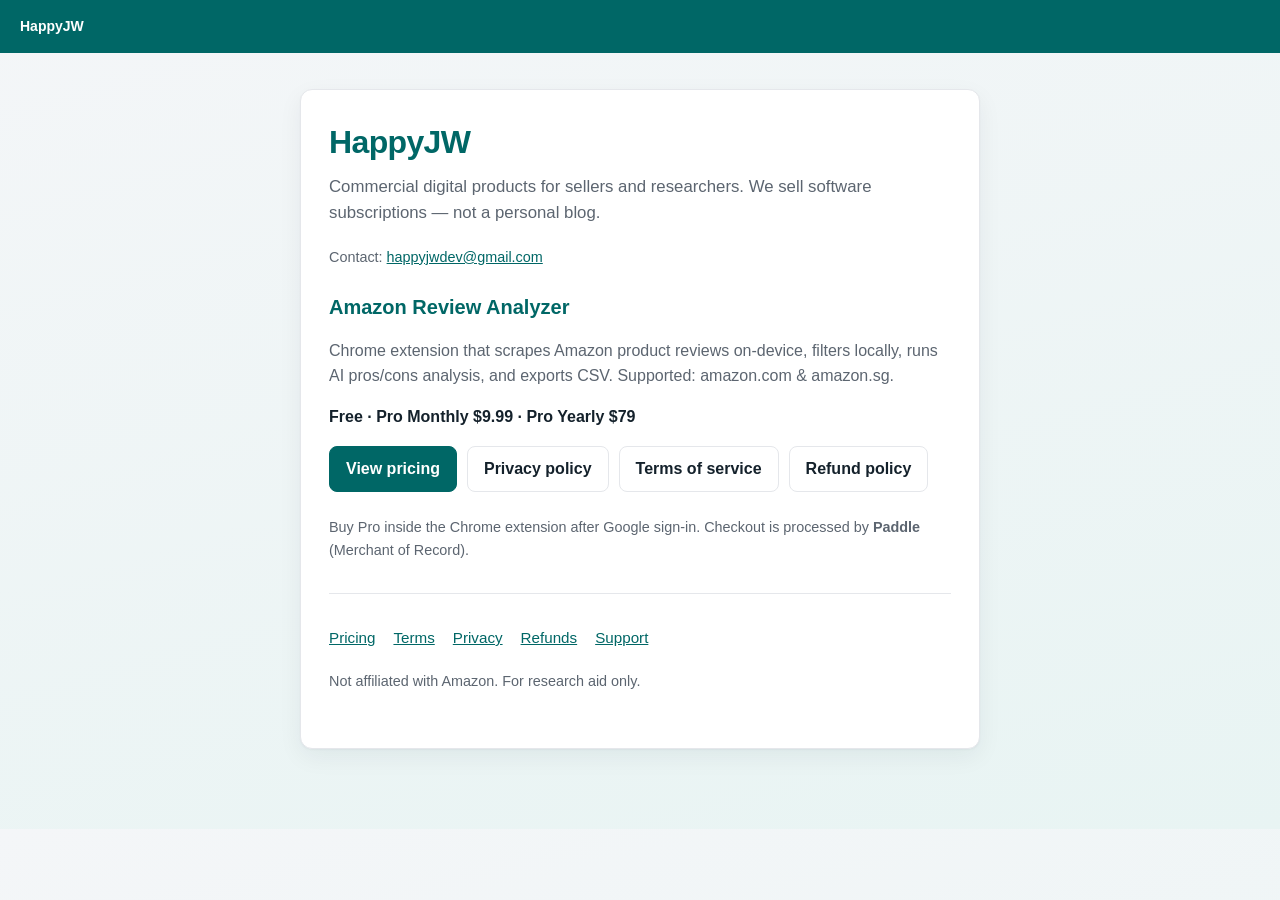
<file: index.html>
<!DOCTYPE html>
<html lang="en">
<head>
  <meta charset="utf-8" />
  <meta name="viewport" content="width=device-width, initial-scale=1" />
  <title>HappyJW — Software for sellers &amp; researchers</title>
  <meta name="description" content="HappyJW builds commercial Chrome extensions and digital tools. Flagship product: Amazon Review Analyzer." />
  <link rel="stylesheet" href="./shared/policy.css" />
  <style>
    .hero h1 { font-size: 2rem; margin-bottom: 0.4rem; }
    .hero p.lead { font-size: 1.05rem; color: var(--muted); margin: 0 0 1.25rem; }
    .cta-row { display: flex; flex-wrap: wrap; gap: 10px; margin: 1rem 0 1.5rem; }
    .btn {
      display: inline-block;
      padding: 10px 16px;
      border-radius: 8px;
      font-weight: 650;
      text-decoration: none;
      border: 1px solid var(--line);
      color: var(--ink);
      background: #fff;
    }
    .btn.primary {
      background: var(--accent);
      border-color: var(--accent);
      color: #fff;
    }
    .btn.primary:hover { filter: brightness(1.05); }
    .product-card h2 { margin: 0 0 0.35rem; font-size: 1.25rem; color: var(--accent); }
    .price-line { font-weight: 650; color: var(--ink); margin: 0.75rem 0; }
    .footer-links { display: flex; flex-wrap: wrap; gap: 12px 18px; margin-top: 1rem; font-size: 0.95rem; }
  </style>
</head>
<body>
  <header class="site-header">
    <a href="/">HappyJW</a>
  </header>
  <main>
    <div class="card hero">
      <h1>HappyJW</h1>
      <p class="lead">
        Commercial digital products for sellers and researchers.
        We sell software subscriptions — not a personal blog.
      </p>
      <p class="meta">Contact: <a href="mailto:happyjwdev@gmail.com">happyjwdev@gmail.com</a></p>

      <article class="product-card">
        <h2>Amazon Review Analyzer</h2>
        <p>
          Chrome extension that scrapes Amazon product reviews on-device, filters locally,
          runs AI pros/cons analysis, and exports CSV. Supported: amazon.com &amp; amazon.sg.
        </p>
        <p class="price-line">Free · Pro Monthly $9.99 · Pro Yearly $79</p>
        <div class="cta-row">
          <a class="btn primary" href="/amazon-review-analyzer/pricing.html">View pricing</a>
          <a class="btn" href="/amazon-review-analyzer/">Privacy policy</a>
          <a class="btn" href="/amazon-review-analyzer/terms.html">Terms of service</a>
          <a class="btn" href="/amazon-review-analyzer/refunds.html">Refund policy</a>
        </div>
        <p class="meta">
          Buy Pro inside the Chrome extension after Google sign-in.
          Checkout is processed by <strong>Paddle</strong> (Merchant of Record).
        </p>
      </article>

      <hr />
      <div class="footer-links">
        <a href="/amazon-review-analyzer/pricing.html">Pricing</a>
        <a href="/amazon-review-analyzer/terms.html">Terms</a>
        <a href="/amazon-review-analyzer/">Privacy</a>
        <a href="/amazon-review-analyzer/refunds.html">Refunds</a>
        <a href="mailto:happyjwdev@gmail.com">Support</a>
      </div>
      <p class="meta" style="margin-top: 1.25rem;">
        Not affiliated with Amazon. For research aid only.
      </p>
    </div>
  </main>
</body>
</html>
</file>
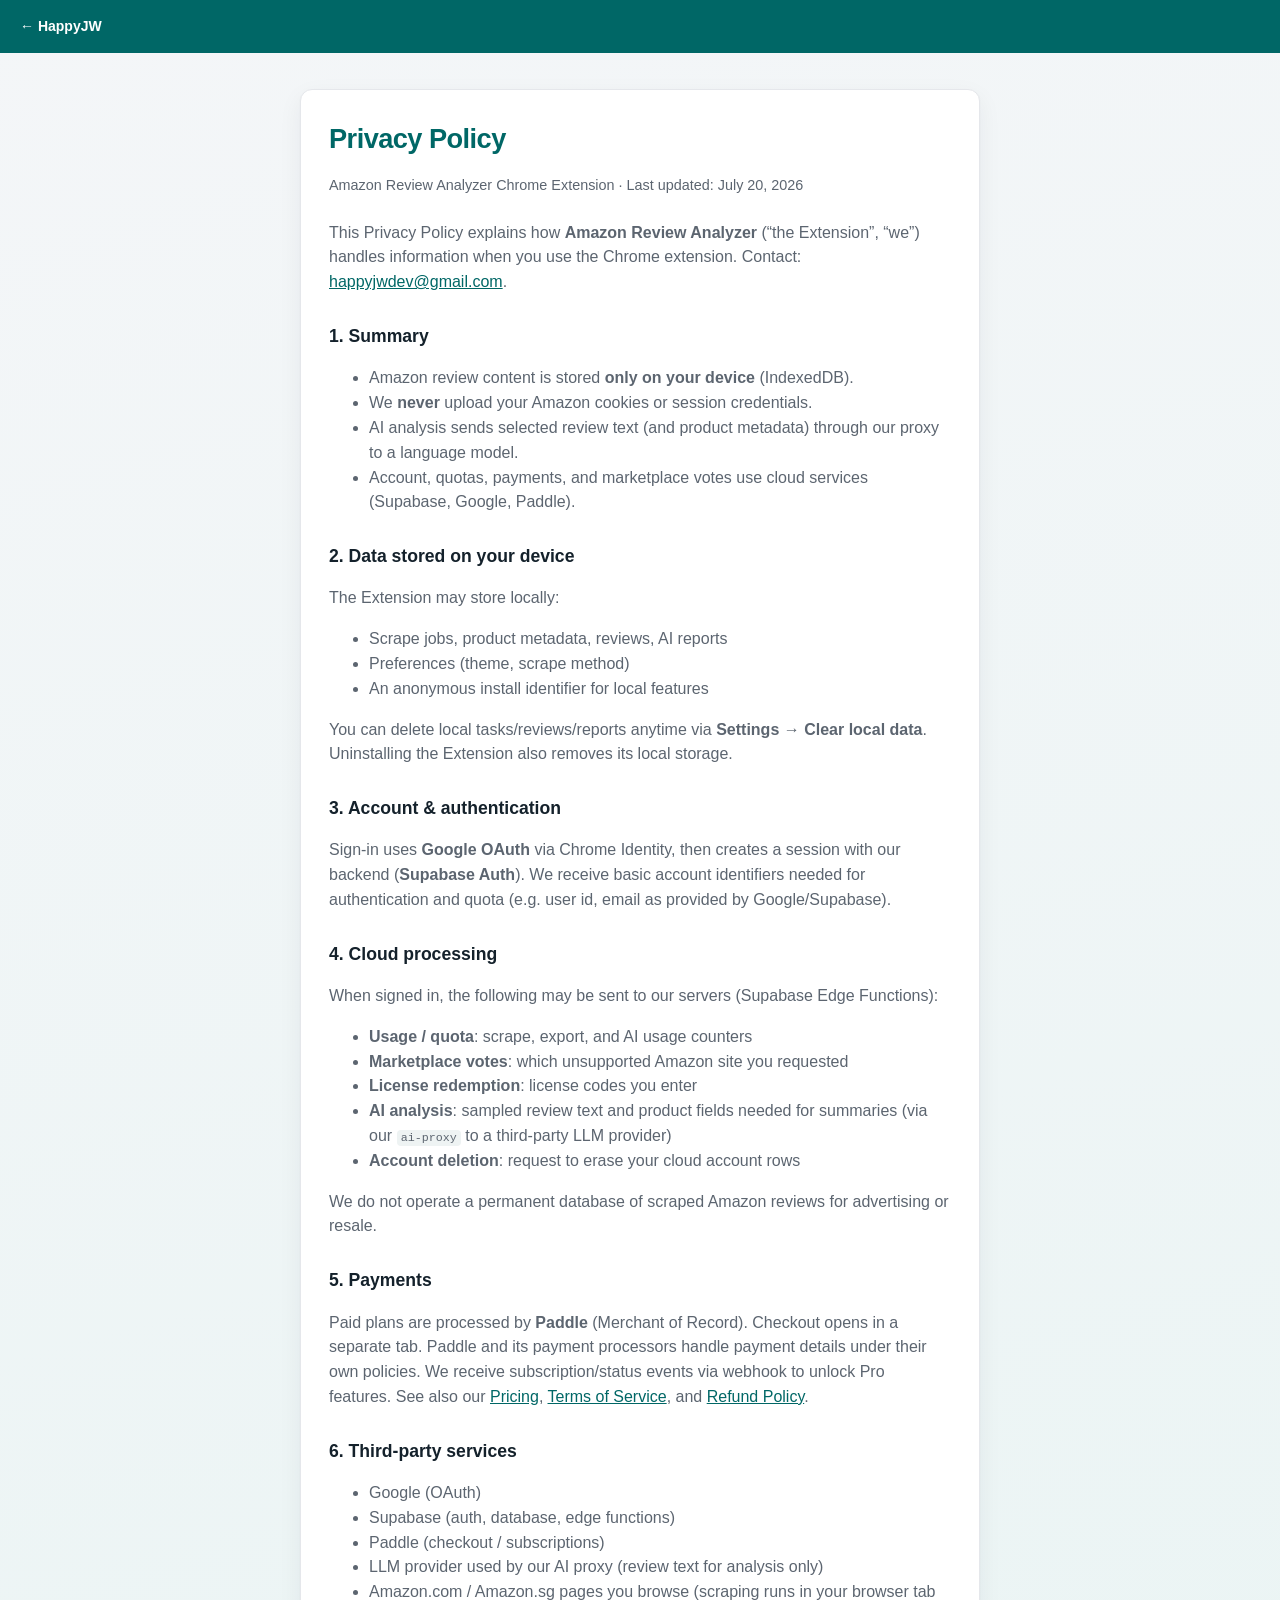
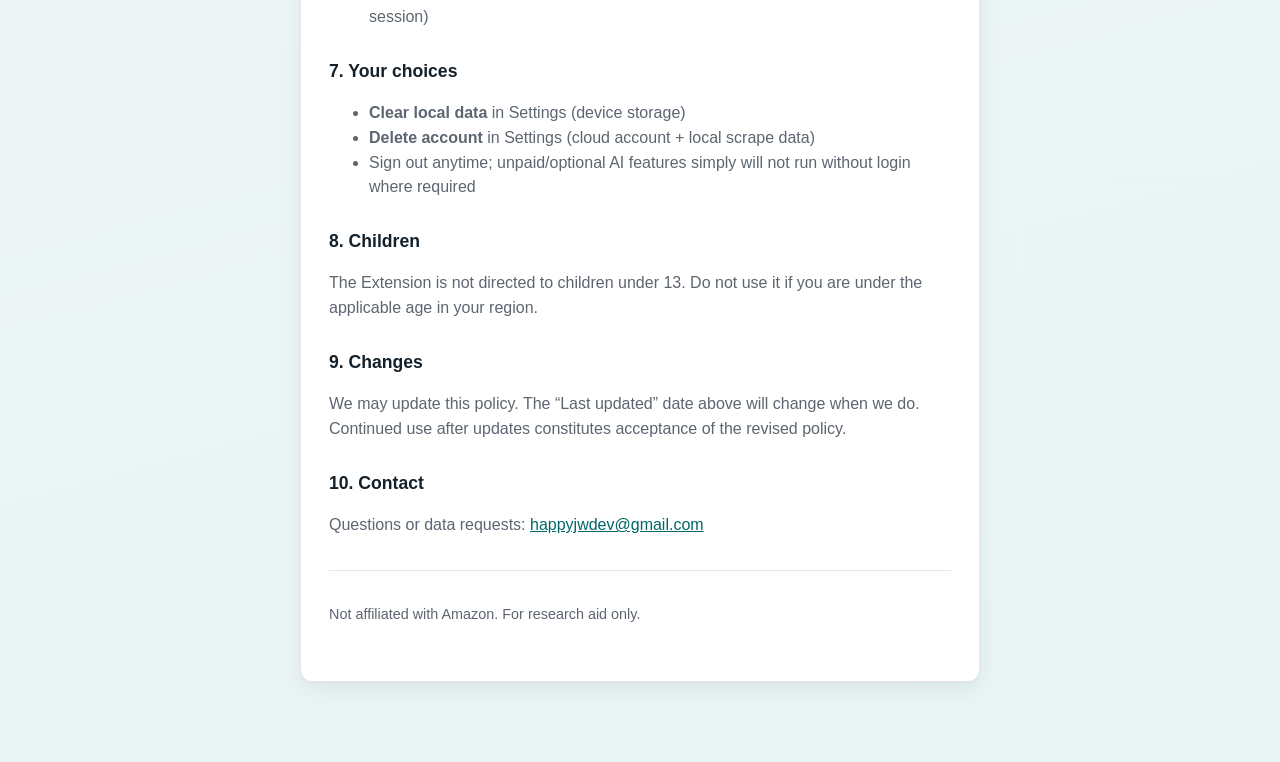
<file: amazon-review-analyzer/index.html>
<!DOCTYPE html>
<html lang="en">
<head>
  <meta charset="utf-8" />
  <meta name="viewport" content="width=device-width, initial-scale=1" />
  <title>Privacy Policy — Amazon Review Analyzer</title>
  <link rel="stylesheet" href="../shared/policy.css" />
</head>
<body>
  <header class="site-header">
    <a href="/">← HappyJW</a>
  </header>
  <main>
    <div class="card">
      <h1>Privacy Policy</h1>
      <p class="meta">Amazon Review Analyzer Chrome Extension · Last updated: July 20, 2026</p>

      <p>
        This Privacy Policy explains how <strong>Amazon Review Analyzer</strong> (“the Extension”, “we”)
        handles information when you use the Chrome extension. Contact:
        <a href="mailto:happyjwdev@gmail.com">happyjwdev@gmail.com</a>.
      </p>

      <h2>1. Summary</h2>
      <ul>
        <li>Amazon review content is stored <strong>only on your device</strong> (IndexedDB).</li>
        <li>We <strong>never</strong> upload your Amazon cookies or session credentials.</li>
        <li>AI analysis sends selected review text (and product metadata) through our proxy to a language model.</li>
        <li>Account, quotas, payments, and marketplace votes use cloud services (Supabase, Google, Paddle).</li>
      </ul>

      <h2>2. Data stored on your device</h2>
      <p>The Extension may store locally:</p>
      <ul>
        <li>Scrape jobs, product metadata, reviews, AI reports</li>
        <li>Preferences (theme, scrape method)</li>
        <li>An anonymous install identifier for local features</li>
      </ul>
      <p>
        You can delete local tasks/reviews/reports anytime via <strong>Settings → Clear local data</strong>.
        Uninstalling the Extension also removes its local storage.
      </p>

      <h2>3. Account &amp; authentication</h2>
      <p>
        Sign-in uses <strong>Google OAuth</strong> via Chrome Identity, then creates a session with our
        backend (<strong>Supabase Auth</strong>). We receive basic account identifiers needed for
        authentication and quota (e.g. user id, email as provided by Google/Supabase).
      </p>

      <h2>4. Cloud processing</h2>
      <p>When signed in, the following may be sent to our servers (Supabase Edge Functions):</p>
      <ul>
        <li><strong>Usage / quota</strong>: scrape, export, and AI usage counters</li>
        <li><strong>Marketplace votes</strong>: which unsupported Amazon site you requested</li>
        <li><strong>License redemption</strong>: license codes you enter</li>
        <li><strong>AI analysis</strong>: sampled review text and product fields needed for summaries
          (via our <code>ai-proxy</code> to a third-party LLM provider)</li>
        <li><strong>Account deletion</strong>: request to erase your cloud account rows</li>
      </ul>
      <p>We do not operate a permanent database of scraped Amazon reviews for advertising or resale.</p>

      <h2>5. Payments</h2>
      <p>
        Paid plans are processed by <strong>Paddle</strong> (Merchant of Record). Checkout opens in a separate tab.
        Paddle and its payment processors handle payment details under their own policies.
        We receive subscription/status events via webhook to unlock Pro features.
        See also our <a href="./pricing.html">Pricing</a>,
        <a href="./terms.html">Terms of Service</a>, and
        <a href="./refunds.html">Refund Policy</a>.
      </p>

      <h2>6. Third-party services</h2>
      <ul>
        <li>Google (OAuth)</li>
        <li>Supabase (auth, database, edge functions)</li>
        <li>Paddle (checkout / subscriptions)</li>
        <li>LLM provider used by our AI proxy (review text for analysis only)</li>
        <li>Amazon.com / Amazon.sg pages you browse (scraping runs in your browser tab session)</li>
      </ul>

      <h2>7. Your choices</h2>
      <ul>
        <li><strong>Clear local data</strong> in Settings (device storage)</li>
        <li><strong>Delete account</strong> in Settings (cloud account + local scrape data)</li>
        <li>Sign out anytime; unpaid/optional AI features simply will not run without login where required</li>
      </ul>

      <h2>8. Children</h2>
      <p>The Extension is not directed to children under 13. Do not use it if you are under the applicable age in your region.</p>

      <h2>9. Changes</h2>
      <p>We may update this policy. The “Last updated” date above will change when we do. Continued use after updates constitutes acceptance of the revised policy.</p>

      <h2>10. Contact</h2>
      <p>
        Questions or data requests:
        <a href="mailto:happyjwdev@gmail.com">happyjwdev@gmail.com</a>
      </p>

      <hr />
      <p class="meta">Not affiliated with Amazon. For research aid only.</p>
    </div>
  </main>
</body>
</html>
</file>
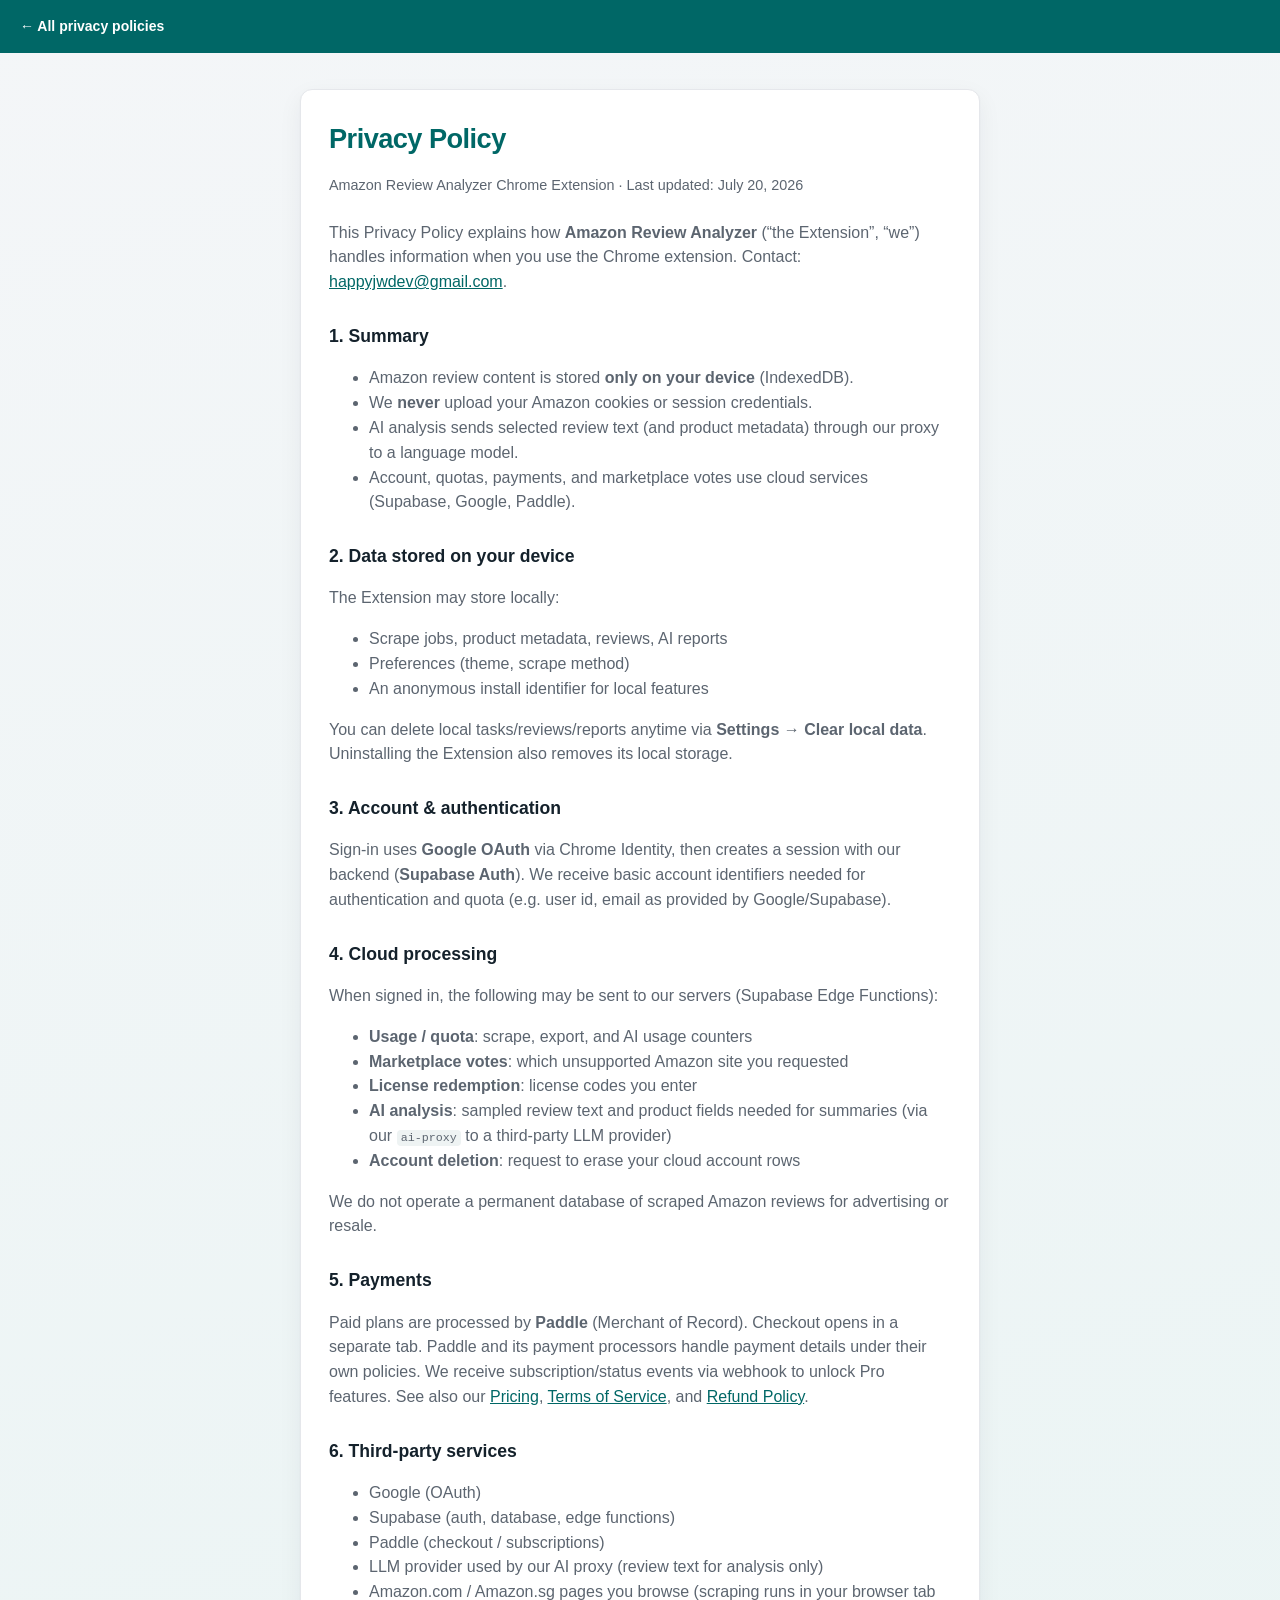
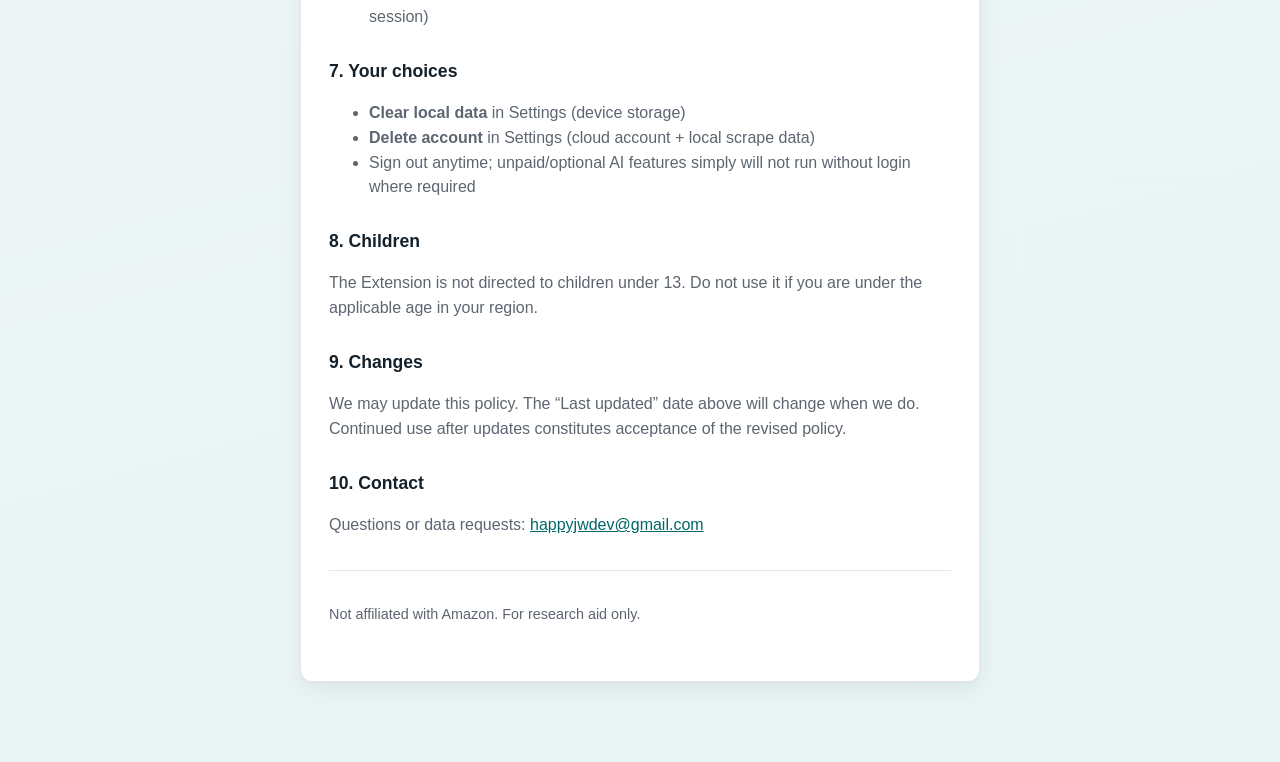
<file: apps/amazon-review-analyzer/index.html>
<!DOCTYPE html>
<html lang="en">
<head>
  <meta charset="utf-8" />
  <meta name="viewport" content="width=device-width, initial-scale=1" />
  <title>Privacy Policy — Amazon Review Analyzer</title>
  <link rel="stylesheet" href="../../shared/policy.css" />
</head>
<body>
  <header class="site-header">
    <a href="../../">← All privacy policies</a>
  </header>
  <main>
    <div class="card">
      <h1>Privacy Policy</h1>
      <p class="meta">Amazon Review Analyzer Chrome Extension · Last updated: July 20, 2026</p>

      <p>
        This Privacy Policy explains how <strong>Amazon Review Analyzer</strong> (“the Extension”, “we”)
        handles information when you use the Chrome extension. Contact:
        <a href="mailto:happyjwdev@gmail.com">happyjwdev@gmail.com</a>.
      </p>

      <h2>1. Summary</h2>
      <ul>
        <li>Amazon review content is stored <strong>only on your device</strong> (IndexedDB).</li>
        <li>We <strong>never</strong> upload your Amazon cookies or session credentials.</li>
        <li>AI analysis sends selected review text (and product metadata) through our proxy to a language model.</li>
        <li>Account, quotas, payments, and marketplace votes use cloud services (Supabase, Google, Paddle).</li>
      </ul>

      <h2>2. Data stored on your device</h2>
      <p>The Extension may store locally:</p>
      <ul>
        <li>Scrape jobs, product metadata, reviews, AI reports</li>
        <li>Preferences (theme, scrape method)</li>
        <li>An anonymous install identifier for local features</li>
      </ul>
      <p>
        You can delete local tasks/reviews/reports anytime via <strong>Settings → Clear local data</strong>.
        Uninstalling the Extension also removes its local storage.
      </p>

      <h2>3. Account &amp; authentication</h2>
      <p>
        Sign-in uses <strong>Google OAuth</strong> via Chrome Identity, then creates a session with our
        backend (<strong>Supabase Auth</strong>). We receive basic account identifiers needed for
        authentication and quota (e.g. user id, email as provided by Google/Supabase).
      </p>

      <h2>4. Cloud processing</h2>
      <p>When signed in, the following may be sent to our servers (Supabase Edge Functions):</p>
      <ul>
        <li><strong>Usage / quota</strong>: scrape, export, and AI usage counters</li>
        <li><strong>Marketplace votes</strong>: which unsupported Amazon site you requested</li>
        <li><strong>License redemption</strong>: license codes you enter</li>
        <li><strong>AI analysis</strong>: sampled review text and product fields needed for summaries
          (via our <code>ai-proxy</code> to a third-party LLM provider)</li>
        <li><strong>Account deletion</strong>: request to erase your cloud account rows</li>
      </ul>
      <p>We do not operate a permanent database of scraped Amazon reviews for advertising or resale.</p>

      <h2>5. Payments</h2>
      <p>
        Paid plans are processed by <strong>Paddle</strong> (Merchant of Record). Checkout opens in a separate tab.
        Paddle and its payment processors handle payment details under their own policies.
        We receive subscription/status events via webhook to unlock Pro features.
        See also our <a href="./pricing.html">Pricing</a>,
        <a href="./terms.html">Terms of Service</a>, and
        <a href="./refunds.html">Refund Policy</a>.
      </p>

      <h2>6. Third-party services</h2>
      <ul>
        <li>Google (OAuth)</li>
        <li>Supabase (auth, database, edge functions)</li>
        <li>Paddle (checkout / subscriptions)</li>
        <li>LLM provider used by our AI proxy (review text for analysis only)</li>
        <li>Amazon.com / Amazon.sg pages you browse (scraping runs in your browser tab session)</li>
      </ul>

      <h2>7. Your choices</h2>
      <ul>
        <li><strong>Clear local data</strong> in Settings (device storage)</li>
        <li><strong>Delete account</strong> in Settings (cloud account + local scrape data)</li>
        <li>Sign out anytime; unpaid/optional AI features simply will not run without login where required</li>
      </ul>

      <h2>8. Children</h2>
      <p>The Extension is not directed to children under 13. Do not use it if you are under the applicable age in your region.</p>

      <h2>9. Changes</h2>
      <p>We may update this policy. The “Last updated” date above will change when we do. Continued use after updates constitutes acceptance of the revised policy.</p>

      <h2>10. Contact</h2>
      <p>
        Questions or data requests:
        <a href="mailto:happyjwdev@gmail.com">happyjwdev@gmail.com</a>
      </p>

      <hr />
      <p class="meta">Not affiliated with Amazon. For research aid only.</p>
    </div>
  </main>
</body>
</html>
</file>
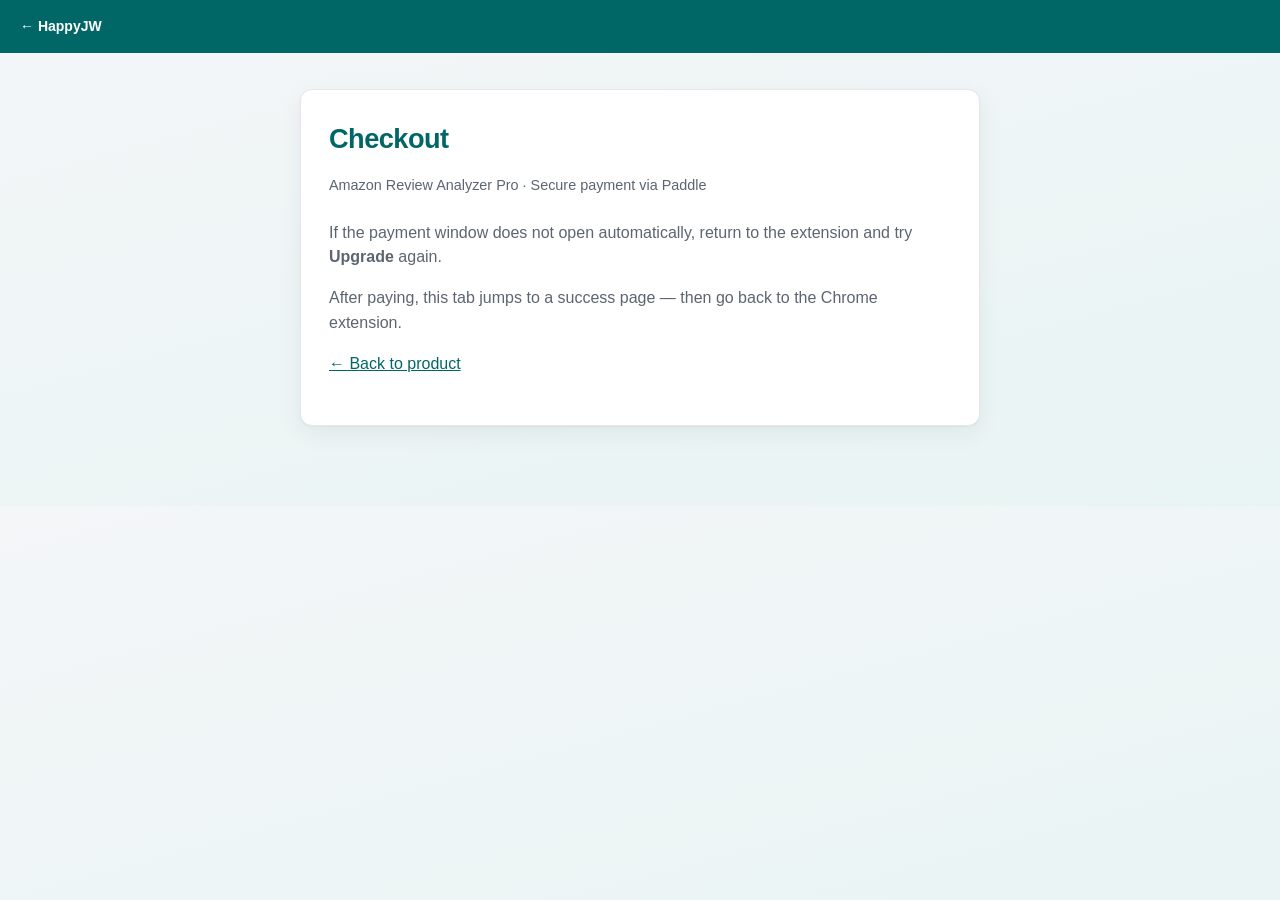
<file: amazon-review-analyzer/checkout.html>
<!DOCTYPE html>
<html lang="en">
<head>
  <meta charset="utf-8" />
  <meta name="viewport" content="width=device-width, initial-scale=1" />
  <title>Checkout — Amazon Review Analyzer</title>
  <link rel="stylesheet" href="../shared/policy.css" />
  <script src="https://cdn.paddle.com/paddle/v2/paddle.js"></script>
  <script>
    // Live client-side token (Paddle.js). Do not call Paddle.Environment.set('sandbox').
    var SUCCESS_URL = 'https://happjw.dev/amazon-review-analyzer/success.html';

    function goSuccess() {
      // Immediate navigation — do not wait for Paddle's delayed successUrl redirect.
      window.location.replace(SUCCESS_URL);
    }

    Paddle.Initialize({
      token: 'live_568d6c0ba02e79c246a4bef4cb0',
      eventCallback: function (event) {
        if (event.name === 'checkout.completed') {
          goSuccess();
        }
      },
      checkout: {
        settings: {
          displayMode: 'overlay',
          theme: 'light',
          variant: 'one-page',
          successUrl: SUCCESS_URL,
        },
      },
    });
    // When opened as default payment link (?_ptxn=txn_...), Paddle.js opens checkout automatically.
  </script>
</head>
<body>
  <header class="site-header">
    <a href="/">← HappyJW</a>
  </header>
  <main>
    <div class="card">
      <h1>Checkout</h1>
      <p class="meta">Amazon Review Analyzer Pro · Secure payment via Paddle</p>
      <p>
        If the payment window does not open automatically, return to the extension and try
        <strong>Upgrade</strong> again.
      </p>
      <p>
        After paying, this tab jumps to a success page — then go back to the Chrome extension.
      </p>
      <p><a href="./">← Back to product</a></p>
    </div>
  </main>
</body>
</html>
</file>
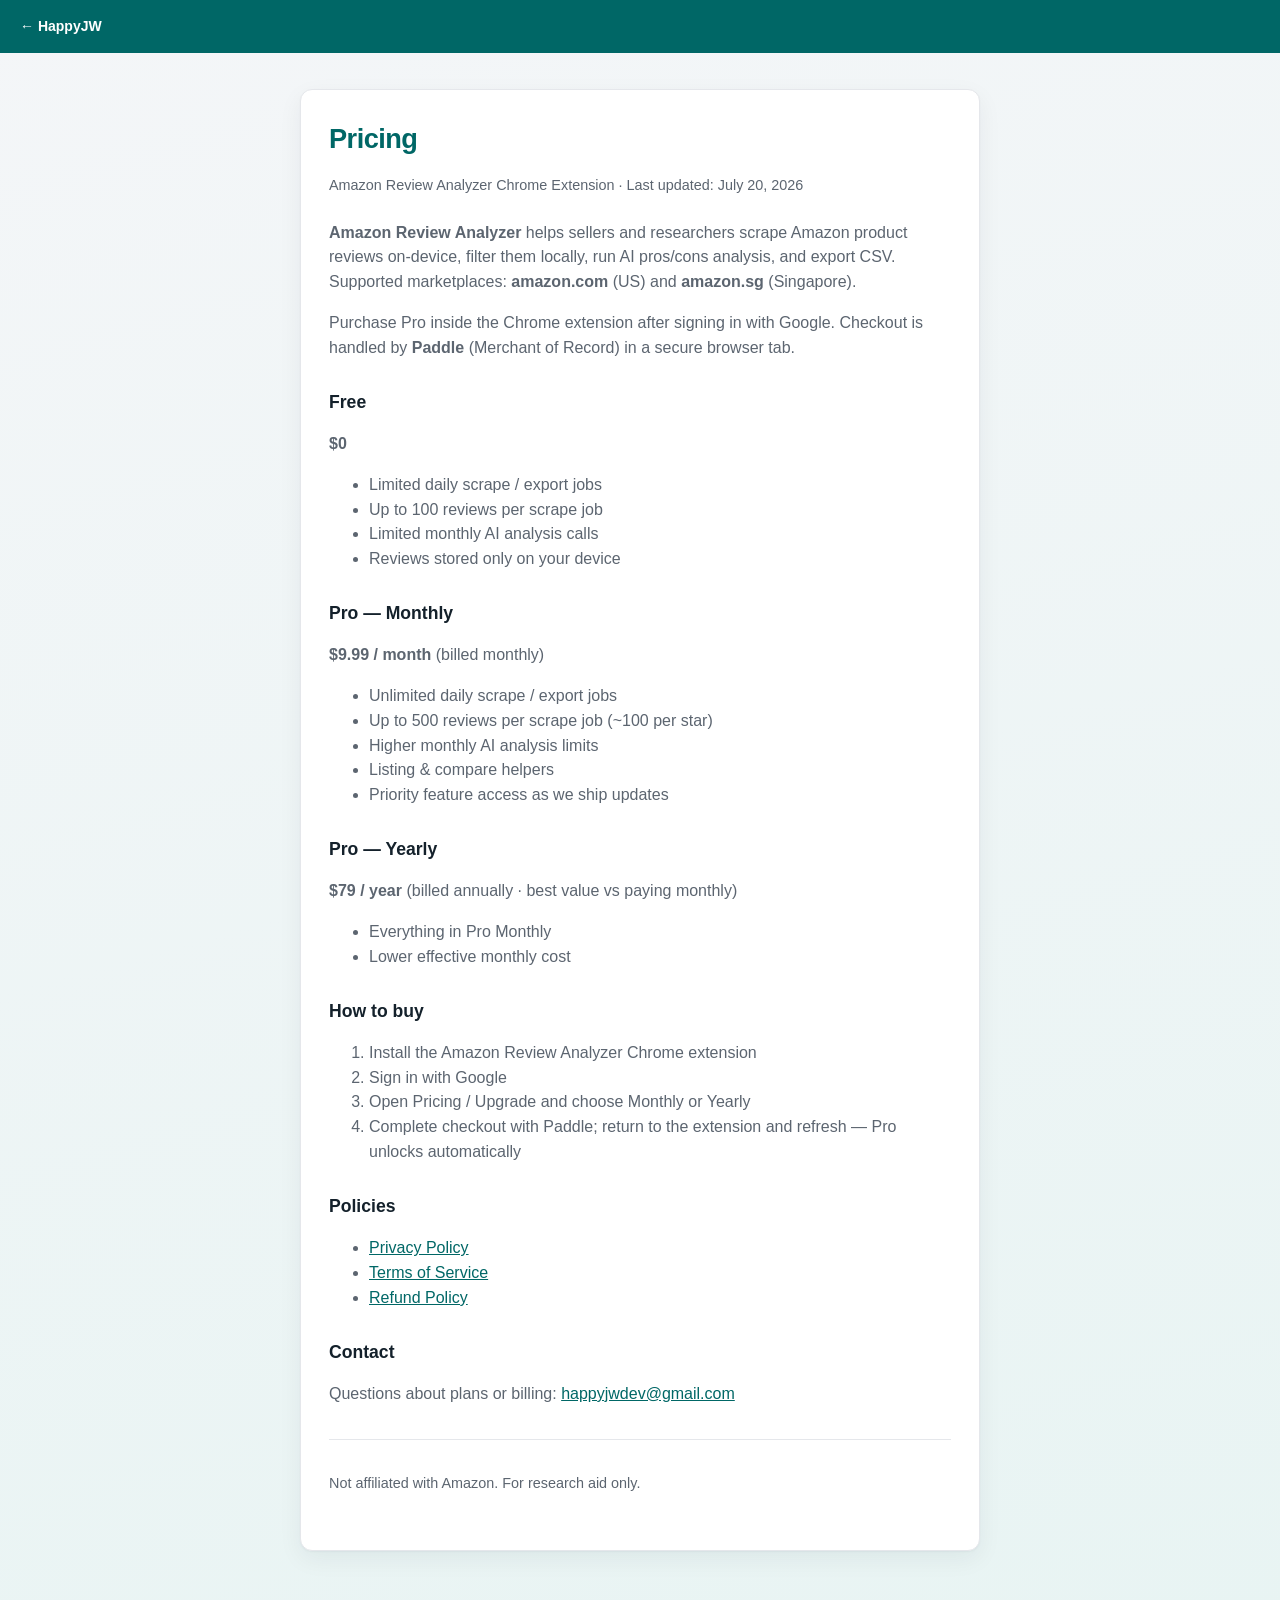
<file: amazon-review-analyzer/pricing.html>
<!DOCTYPE html>
<html lang="en">
<head>
  <meta charset="utf-8" />
  <meta name="viewport" content="width=device-width, initial-scale=1" />
  <title>Pricing — Amazon Review Analyzer</title>
  <link rel="stylesheet" href="../shared/policy.css" />
</head>
<body>
  <header class="site-header">
    <a href="/">← HappyJW</a>
  </header>
  <main>
    <div class="card">
      <h1>Pricing</h1>
      <p class="meta">Amazon Review Analyzer Chrome Extension · Last updated: July 20, 2026</p>

      <p>
        <strong>Amazon Review Analyzer</strong> helps sellers and researchers scrape Amazon product
        reviews on-device, filter them locally, run AI pros/cons analysis, and export CSV.
        Supported marketplaces: <strong>amazon.com</strong> (US) and <strong>amazon.sg</strong> (Singapore).
      </p>
      <p>
        Purchase Pro inside the Chrome extension after signing in with Google.
        Checkout is handled by <strong>Paddle</strong> (Merchant of Record) in a secure browser tab.
      </p>

      <h2>Free</h2>
      <p><strong>$0</strong></p>
      <ul>
        <li>Limited daily scrape / export jobs</li>
        <li>Up to 100 reviews per scrape job</li>
        <li>Limited monthly AI analysis calls</li>
        <li>Reviews stored only on your device</li>
      </ul>

      <h2>Pro — Monthly</h2>
      <p><strong>$9.99 / month</strong> (billed monthly)</p>
      <ul>
        <li>Unlimited daily scrape / export jobs</li>
        <li>Up to 500 reviews per scrape job (~100 per star)</li>
        <li>Higher monthly AI analysis limits</li>
        <li>Listing &amp; compare helpers</li>
        <li>Priority feature access as we ship updates</li>
      </ul>

      <h2>Pro — Yearly</h2>
      <p><strong>$79 / year</strong> (billed annually · best value vs paying monthly)</p>
      <ul>
        <li>Everything in Pro Monthly</li>
        <li>Lower effective monthly cost</li>
      </ul>

      <h2>How to buy</h2>
      <ol>
        <li>Install the Amazon Review Analyzer Chrome extension</li>
        <li>Sign in with Google</li>
        <li>Open Pricing / Upgrade and choose Monthly or Yearly</li>
        <li>Complete checkout with Paddle; return to the extension and refresh — Pro unlocks automatically</li>
      </ol>

      <h2>Policies</h2>
      <ul>
        <li><a href="./">Privacy Policy</a></li>
        <li><a href="./terms.html">Terms of Service</a></li>
        <li><a href="./refunds.html">Refund Policy</a></li>
      </ul>

      <h2>Contact</h2>
      <p>
        Questions about plans or billing:
        <a href="mailto:happyjwdev@gmail.com">happyjwdev@gmail.com</a>
      </p>

      <hr />
      <p class="meta">Not affiliated with Amazon. For research aid only.</p>
    </div>
  </main>
</body>
</html>
</file>
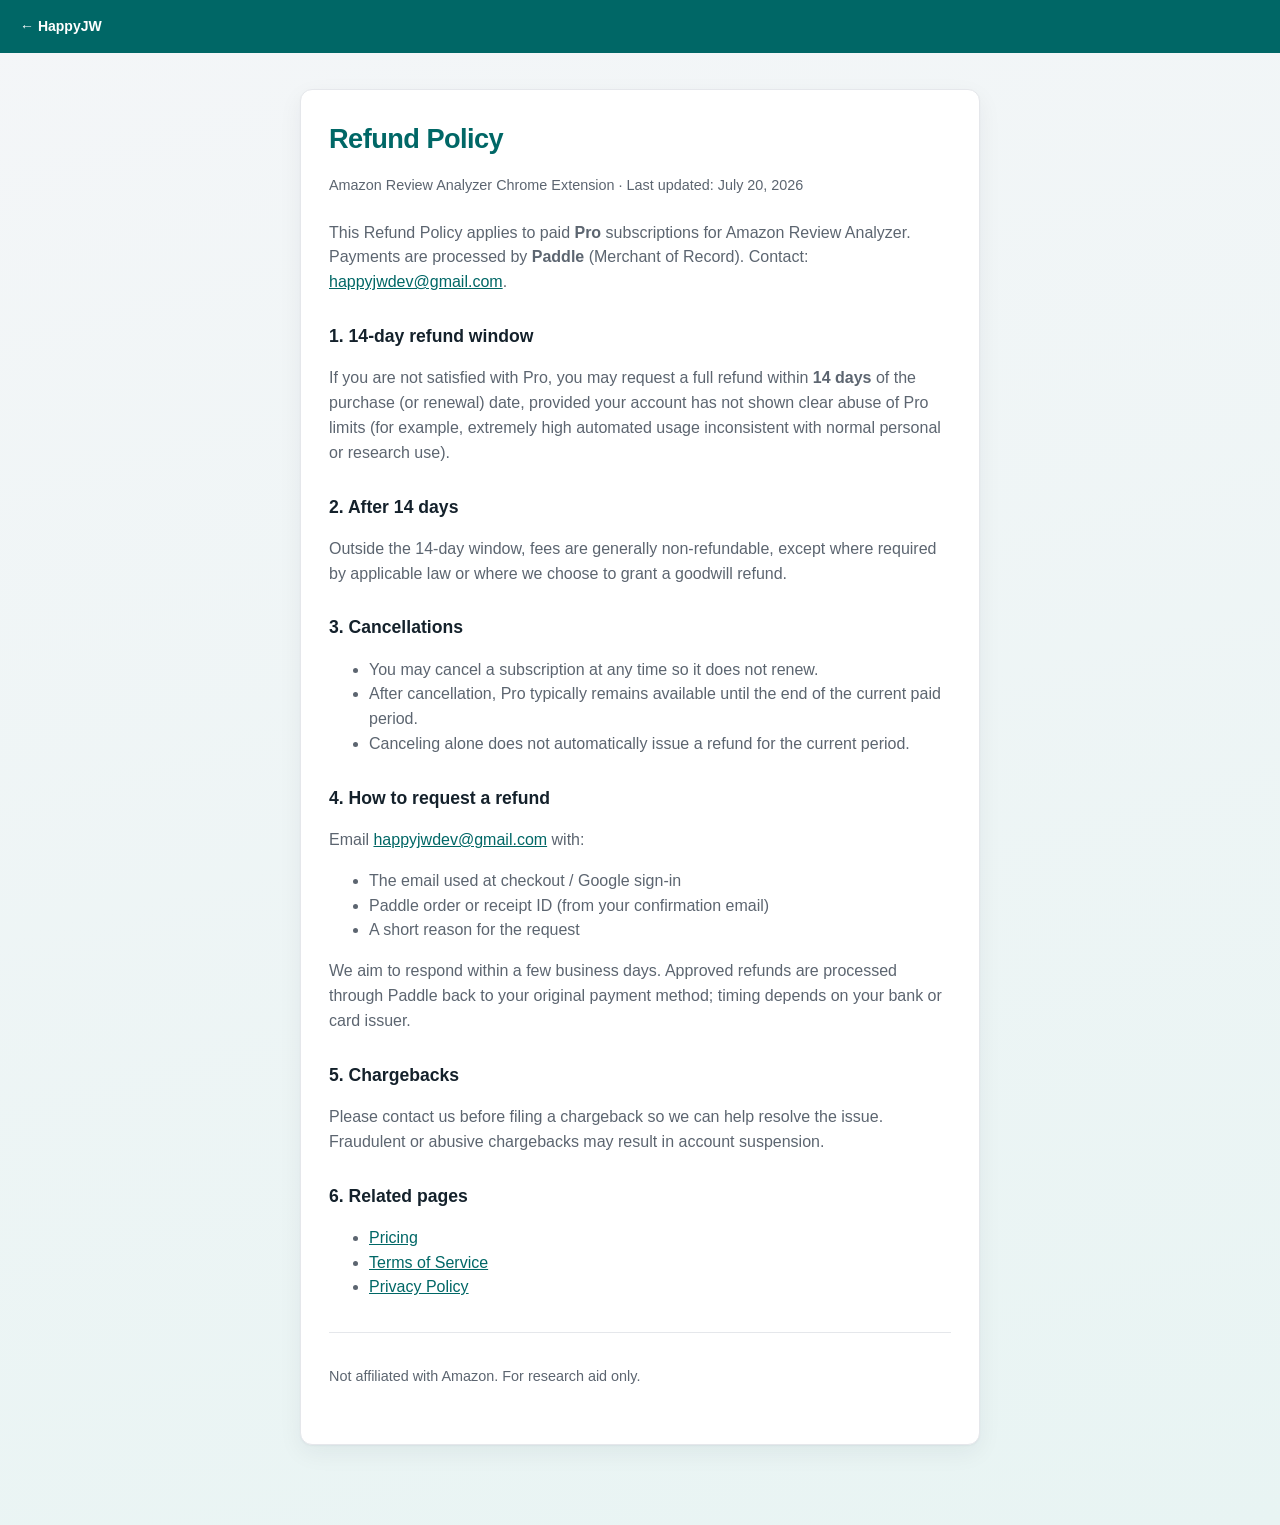
<file: amazon-review-analyzer/refunds.html>
<!DOCTYPE html>
<html lang="en">
<head>
  <meta charset="utf-8" />
  <meta name="viewport" content="width=device-width, initial-scale=1" />
  <title>Refund Policy — Amazon Review Analyzer</title>
  <link rel="stylesheet" href="../shared/policy.css" />
</head>
<body>
  <header class="site-header">
    <a href="/">← HappyJW</a>
  </header>
  <main>
    <div class="card">
      <h1>Refund Policy</h1>
      <p class="meta">Amazon Review Analyzer Chrome Extension · Last updated: July 20, 2026</p>

      <p>
        This Refund Policy applies to paid <strong>Pro</strong> subscriptions for
        Amazon Review Analyzer. Payments are processed by <strong>Paddle</strong>
        (Merchant of Record). Contact:
        <a href="mailto:happyjwdev@gmail.com">happyjwdev@gmail.com</a>.
      </p>

      <h2>1. 14-day refund window</h2>
      <p>
        If you are not satisfied with Pro, you may request a full refund within
        <strong>14 days</strong> of the purchase (or renewal) date, provided your account
        has not shown clear abuse of Pro limits (for example, extremely high automated usage
        inconsistent with normal personal or research use).
      </p>

      <h2>2. After 14 days</h2>
      <p>
        Outside the 14-day window, fees are generally non-refundable, except where required
        by applicable law or where we choose to grant a goodwill refund.
      </p>

      <h2>3. Cancellations</h2>
      <ul>
        <li>You may cancel a subscription at any time so it does not renew.</li>
        <li>After cancellation, Pro typically remains available until the end of the current paid period.</li>
        <li>Canceling alone does not automatically issue a refund for the current period.</li>
      </ul>

      <h2>4. How to request a refund</h2>
      <p>Email <a href="mailto:happyjwdev@gmail.com">happyjwdev@gmail.com</a> with:</p>
      <ul>
        <li>The email used at checkout / Google sign-in</li>
        <li>Paddle order or receipt ID (from your confirmation email)</li>
        <li>A short reason for the request</li>
      </ul>
      <p>
        We aim to respond within a few business days. Approved refunds are processed through
        Paddle back to your original payment method; timing depends on your bank or card issuer.
      </p>

      <h2>5. Chargebacks</h2>
      <p>
        Please contact us before filing a chargeback so we can help resolve the issue.
        Fraudulent or abusive chargebacks may result in account suspension.
      </p>

      <h2>6. Related pages</h2>
      <ul>
        <li><a href="./pricing.html">Pricing</a></li>
        <li><a href="./terms.html">Terms of Service</a></li>
        <li><a href="./">Privacy Policy</a></li>
      </ul>

      <hr />
      <p class="meta">Not affiliated with Amazon. For research aid only.</p>
    </div>
  </main>
</body>
</html>
</file>
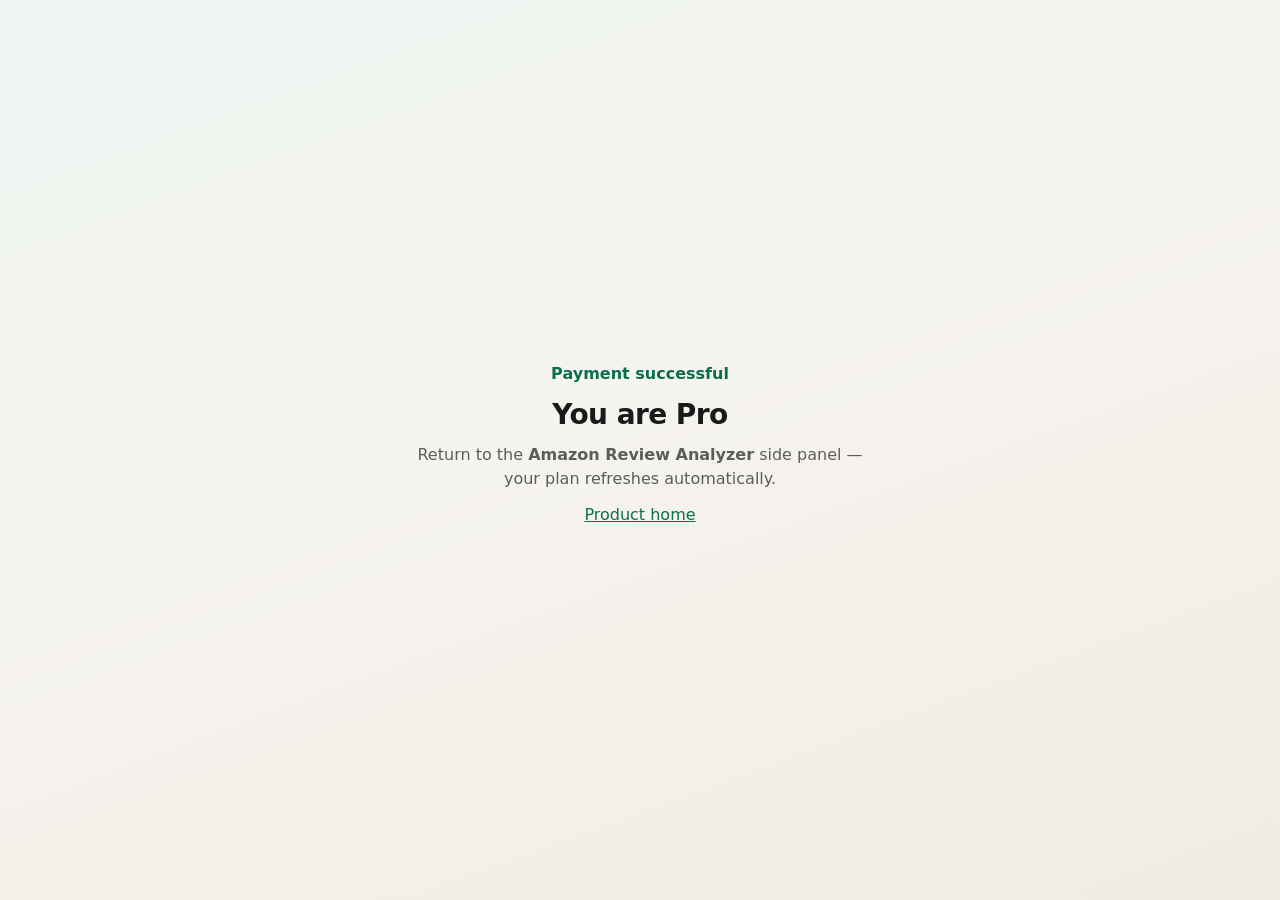
<file: amazon-review-analyzer/success.html>
<!DOCTYPE html>
<html lang="en">
<head>
  <meta charset="utf-8" />
  <meta name="viewport" content="width=device-width, initial-scale=1" />
  <title>Payment complete — Amazon Review Analyzer</title>
  <style>
    :root {
      --bg: #f6f4ef;
      --ink: #1a1a1a;
      --muted: #5c5c5c;
      --accent: #0b6e4f;
    }
    * { box-sizing: border-box; }
    body {
      margin: 0;
      min-height: 100vh;
      display: grid;
      place-items: center;
      font-family: "Segoe UI", system-ui, sans-serif;
      background: linear-gradient(160deg, #eef5f1 0%, var(--bg) 45%, #f0ebe3 100%);
      color: var(--ink);
      padding: 1.5rem;
    }
    .box {
      max-width: 28rem;
      text-align: center;
    }
    h1 {
      margin: 0 0 0.75rem;
      font-size: 1.75rem;
      letter-spacing: -0.02em;
    }
    p {
      margin: 0 0 0.75rem;
      color: var(--muted);
      line-height: 1.5;
    }
    .ok {
      color: var(--accent);
      font-weight: 600;
    }
    a {
      color: var(--accent);
    }
  </style>
</head>
<body>
  <div class="box">
    <p class="ok">Payment successful</p>
    <h1>You are Pro</h1>
    <p>
      Return to the <strong>Amazon Review Analyzer</strong> side panel —
      your plan refreshes automatically.
    </p>
    <p><a href="./">Product home</a></p>
  </div>
</body>
</html>
</file>
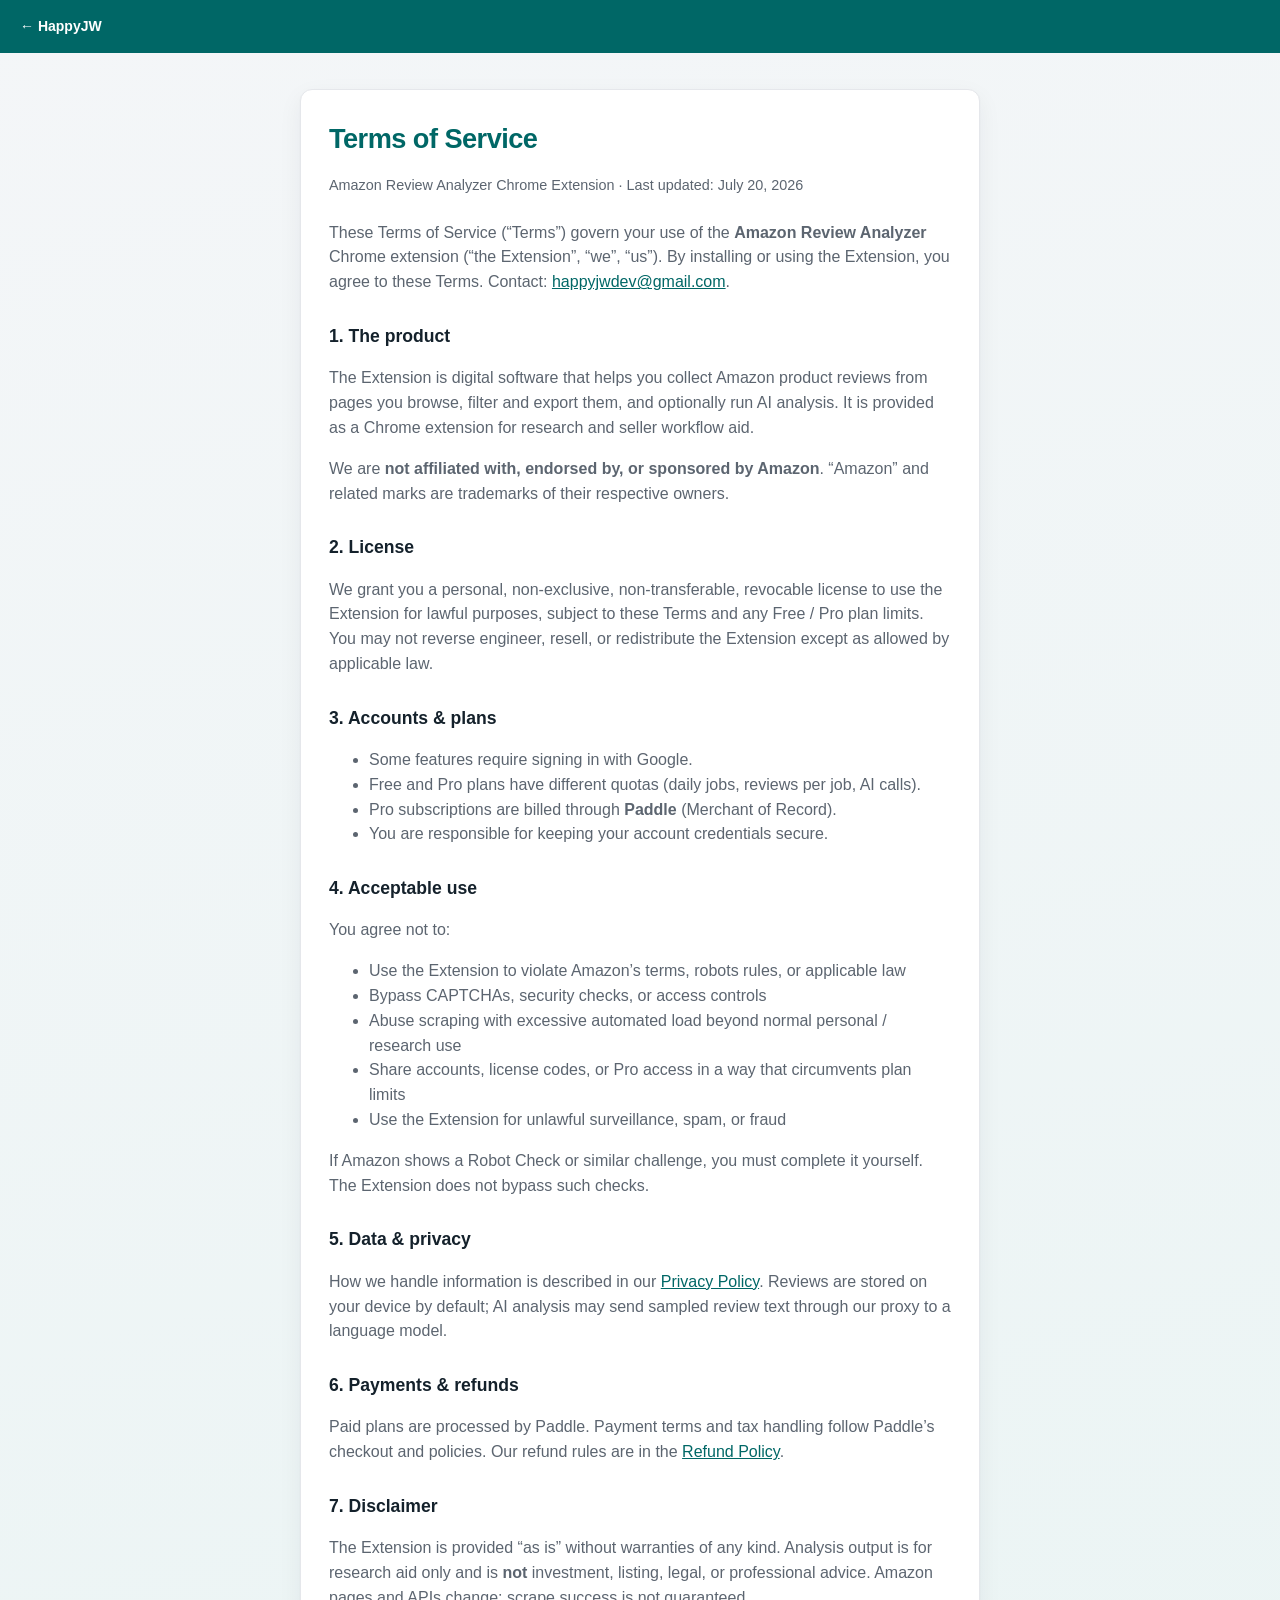
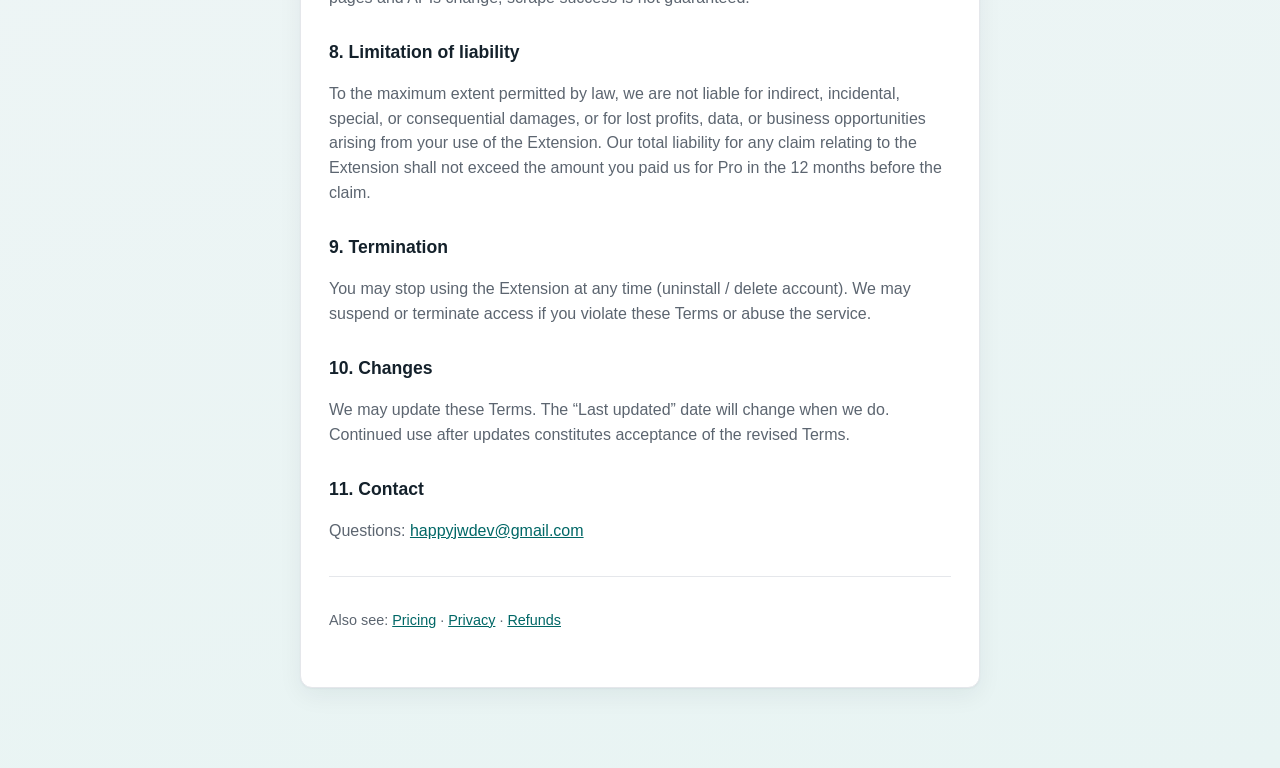
<file: amazon-review-analyzer/terms.html>
<!DOCTYPE html>
<html lang="en">
<head>
  <meta charset="utf-8" />
  <meta name="viewport" content="width=device-width, initial-scale=1" />
  <title>Terms of Service — Amazon Review Analyzer</title>
  <link rel="stylesheet" href="../shared/policy.css" />
</head>
<body>
  <header class="site-header">
    <a href="/">← HappyJW</a>
  </header>
  <main>
    <div class="card">
      <h1>Terms of Service</h1>
      <p class="meta">Amazon Review Analyzer Chrome Extension · Last updated: July 20, 2026</p>

      <p>
        These Terms of Service (“Terms”) govern your use of the
        <strong>Amazon Review Analyzer</strong> Chrome extension (“the Extension”, “we”, “us”).
        By installing or using the Extension, you agree to these Terms.
        Contact: <a href="mailto:happyjwdev@gmail.com">happyjwdev@gmail.com</a>.
      </p>

      <h2>1. The product</h2>
      <p>
        The Extension is digital software that helps you collect Amazon product reviews from pages
        you browse, filter and export them, and optionally run AI analysis. It is provided as a
        Chrome extension for research and seller workflow aid.
      </p>
      <p>
        We are <strong>not affiliated with, endorsed by, or sponsored by Amazon</strong>.
        “Amazon” and related marks are trademarks of their respective owners.
      </p>

      <h2>2. License</h2>
      <p>
        We grant you a personal, non-exclusive, non-transferable, revocable license to use the
        Extension for lawful purposes, subject to these Terms and any Free / Pro plan limits.
        You may not reverse engineer, resell, or redistribute the Extension except as allowed by
        applicable law.
      </p>

      <h2>3. Accounts &amp; plans</h2>
      <ul>
        <li>Some features require signing in with Google.</li>
        <li>Free and Pro plans have different quotas (daily jobs, reviews per job, AI calls).</li>
        <li>Pro subscriptions are billed through <strong>Paddle</strong> (Merchant of Record).</li>
        <li>You are responsible for keeping your account credentials secure.</li>
      </ul>

      <h2>4. Acceptable use</h2>
      <p>You agree not to:</p>
      <ul>
        <li>Use the Extension to violate Amazon’s terms, robots rules, or applicable law</li>
        <li>Bypass CAPTCHAs, security checks, or access controls</li>
        <li>Abuse scraping with excessive automated load beyond normal personal / research use</li>
        <li>Share accounts, license codes, or Pro access in a way that circumvents plan limits</li>
        <li>Use the Extension for unlawful surveillance, spam, or fraud</li>
      </ul>
      <p>
        If Amazon shows a Robot Check or similar challenge, you must complete it yourself.
        The Extension does not bypass such checks.
      </p>

      <h2>5. Data &amp; privacy</h2>
      <p>
        How we handle information is described in our
        <a href="./">Privacy Policy</a>. Reviews are stored on your device by default;
        AI analysis may send sampled review text through our proxy to a language model.
      </p>

      <h2>6. Payments &amp; refunds</h2>
      <p>
        Paid plans are processed by Paddle. Payment terms and tax handling follow Paddle’s
        checkout and policies. Our refund rules are in the
        <a href="./refunds.html">Refund Policy</a>.
      </p>

      <h2>7. Disclaimer</h2>
      <p>
        The Extension is provided “as is” without warranties of any kind. Analysis output is for
        research aid only and is <strong>not</strong> investment, listing, legal, or professional advice.
        Amazon pages and APIs change; scrape success is not guaranteed.
      </p>

      <h2>8. Limitation of liability</h2>
      <p>
        To the maximum extent permitted by law, we are not liable for indirect, incidental,
        special, or consequential damages, or for lost profits, data, or business opportunities
        arising from your use of the Extension. Our total liability for any claim relating to the
        Extension shall not exceed the amount you paid us for Pro in the 12 months before the claim.
      </p>

      <h2>9. Termination</h2>
      <p>
        You may stop using the Extension at any time (uninstall / delete account).
        We may suspend or terminate access if you violate these Terms or abuse the service.
      </p>

      <h2>10. Changes</h2>
      <p>
        We may update these Terms. The “Last updated” date will change when we do.
        Continued use after updates constitutes acceptance of the revised Terms.
      </p>

      <h2>11. Contact</h2>
      <p>
        Questions: <a href="mailto:happyjwdev@gmail.com">happyjwdev@gmail.com</a>
      </p>

      <hr />
      <p class="meta">
        Also see: <a href="./pricing.html">Pricing</a> ·
        <a href="./">Privacy</a> ·
        <a href="./refunds.html">Refunds</a>
      </p>
    </div>
  </main>
</body>
</html>
</file>
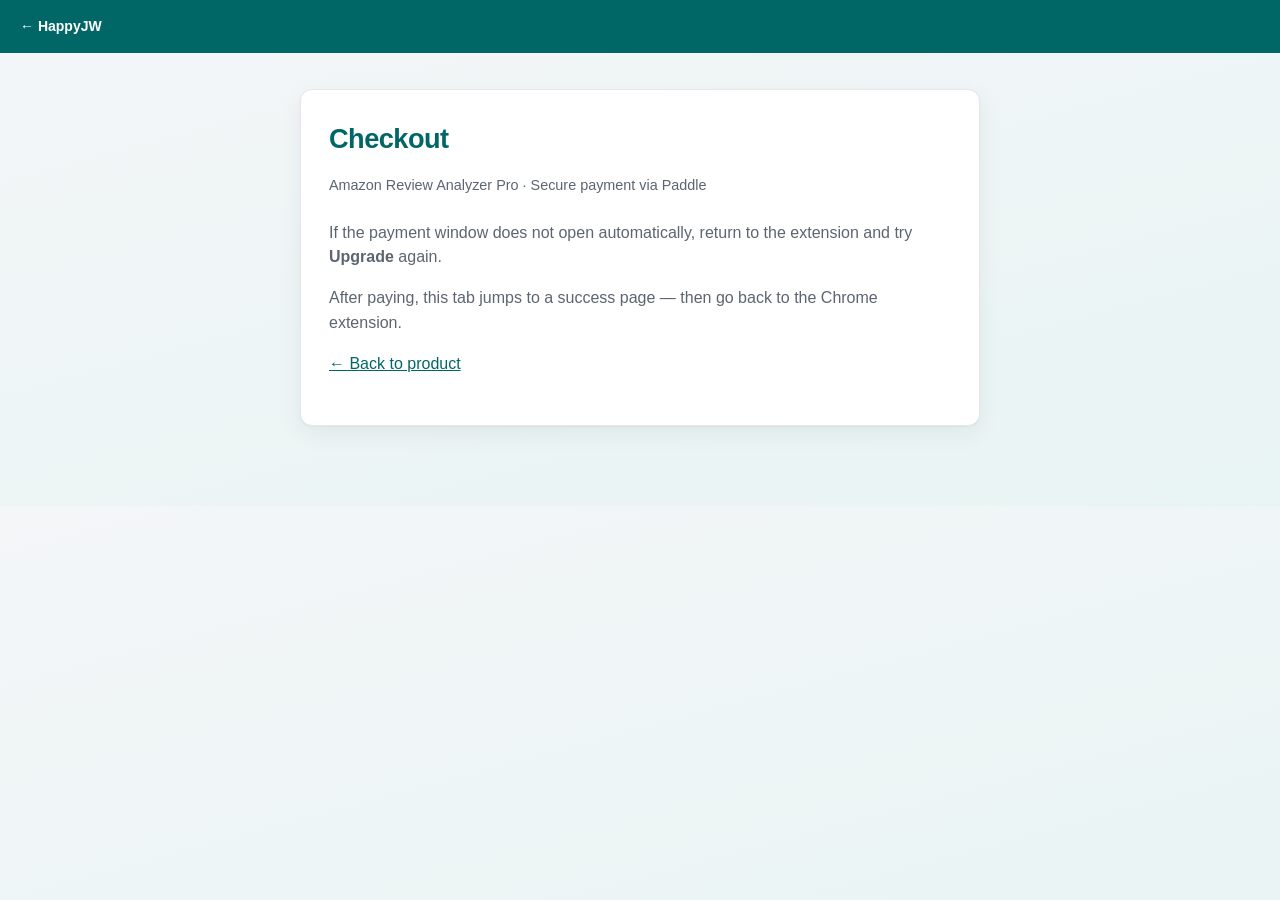
<file: apps/amazon-review-analyzer/checkout.html>
<!DOCTYPE html>
<html lang="en">
<head>
  <meta charset="utf-8" />
  <meta name="viewport" content="width=device-width, initial-scale=1" />
  <title>Checkout — Amazon Review Analyzer</title>
  <link rel="stylesheet" href="../../shared/policy.css" />
  <script src="https://cdn.paddle.com/paddle/v2/paddle.js"></script>
  <script>
    var SUCCESS_URL = 'https://happjw.dev/amazon-review-analyzer/success.html';

    function goSuccess() {
      window.location.replace(SUCCESS_URL);
    }

    Paddle.Initialize({
      token: 'live_568d6c0ba02e79c246a4bef4cb0',
      eventCallback: function (event) {
        if (event.name === 'checkout.completed') {
          goSuccess();
        }
      },
      checkout: {
        settings: {
          displayMode: 'overlay',
          theme: 'light',
          variant: 'one-page',
          successUrl: SUCCESS_URL,
        },
      },
    });
  </script>
</head>
<body>
  <header class="site-header">
    <a href="/">← HappyJW</a>
  </header>
  <main>
    <div class="card">
      <h1>Checkout</h1>
      <p class="meta">Amazon Review Analyzer Pro · Secure payment via Paddle</p>
      <p>
        If the payment window does not open automatically, return to the extension and try
        <strong>Upgrade</strong> again.
      </p>
      <p>
        After paying, this tab jumps to a success page — then go back to the Chrome extension.
      </p>
      <p><a href="./">← Back to product</a></p>
    </div>
  </main>
</body>
</html>
</file>
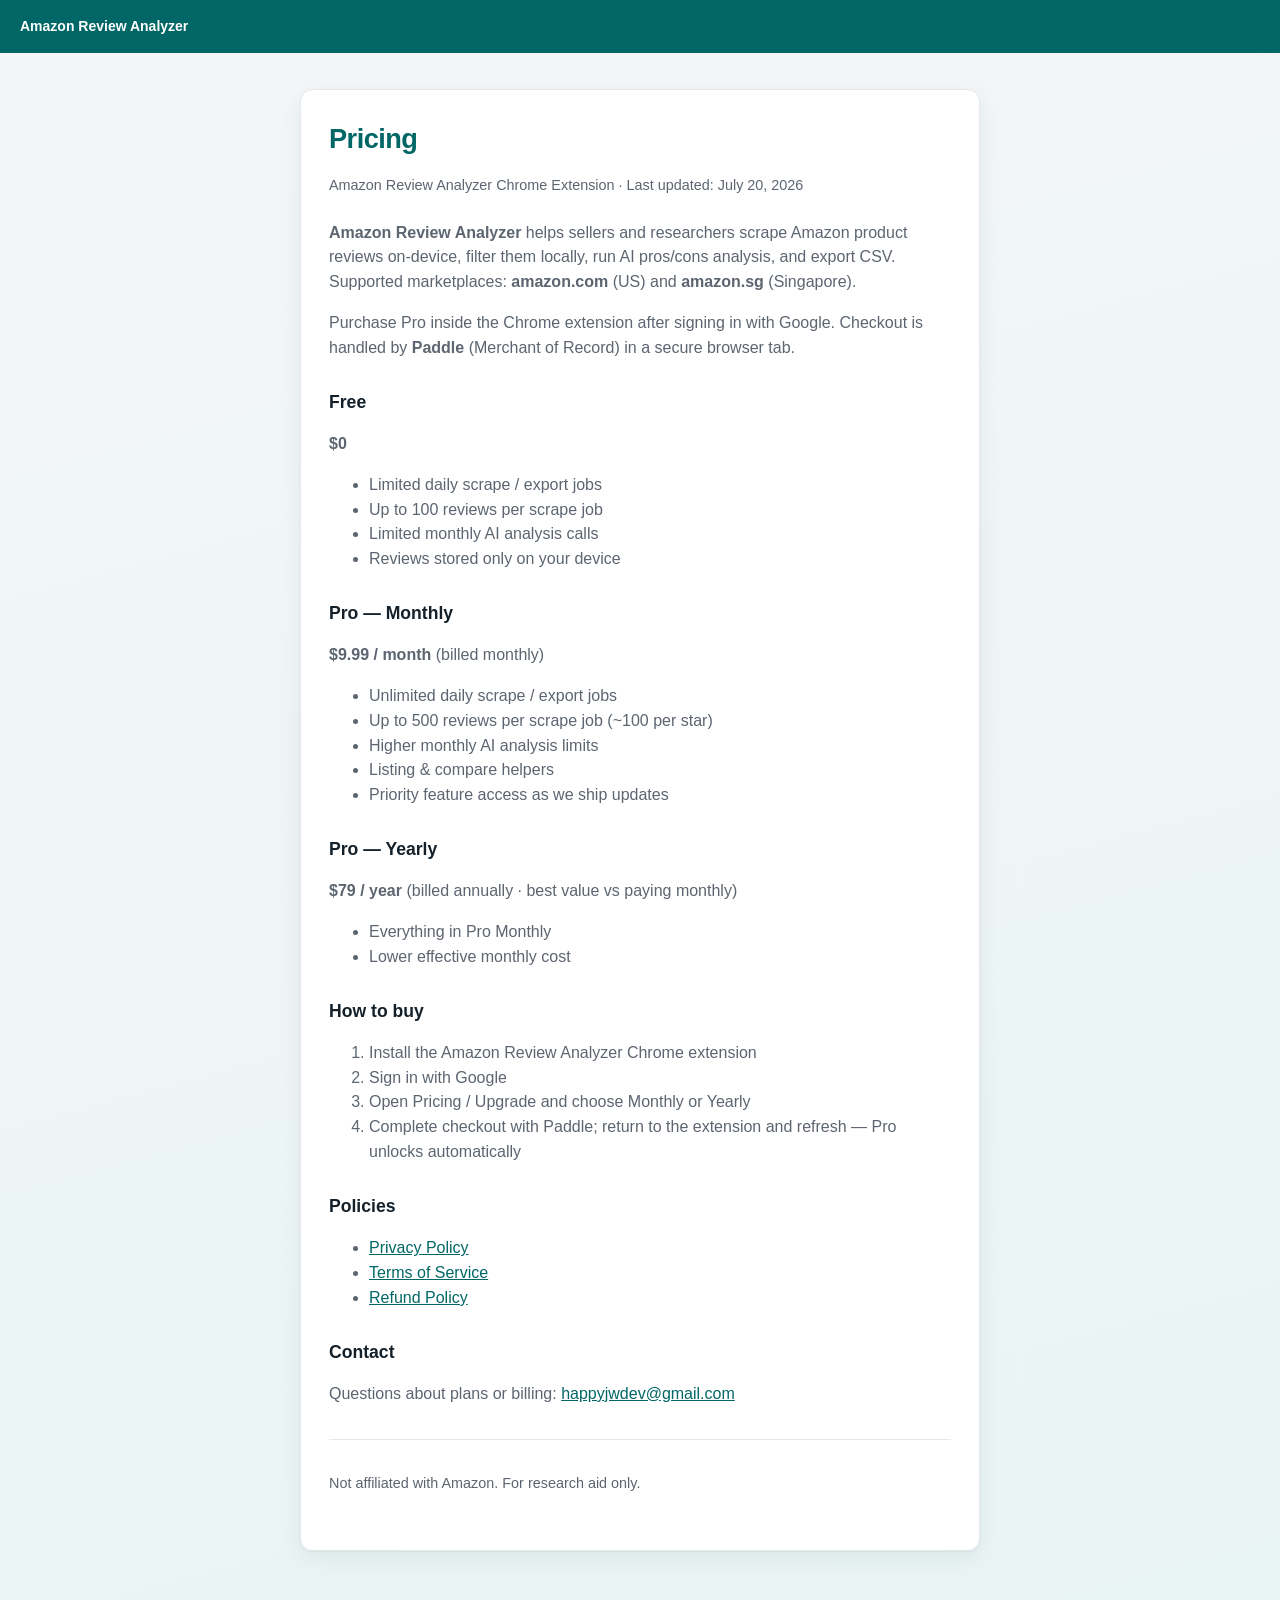
<file: apps/amazon-review-analyzer/pricing.html>
<!DOCTYPE html>
<html lang="en">
<head>
  <meta charset="utf-8" />
  <meta name="viewport" content="width=device-width, initial-scale=1" />
  <title>Pricing — Amazon Review Analyzer</title>
  <link rel="stylesheet" href="../../shared/policy.css" />
</head>
<body>
  <header class="site-header">
    <a href="./">Amazon Review Analyzer</a>
  </header>
  <main>
    <div class="card">
      <h1>Pricing</h1>
      <p class="meta">Amazon Review Analyzer Chrome Extension · Last updated: July 20, 2026</p>

      <p>
        <strong>Amazon Review Analyzer</strong> helps sellers and researchers scrape Amazon product
        reviews on-device, filter them locally, run AI pros/cons analysis, and export CSV.
        Supported marketplaces: <strong>amazon.com</strong> (US) and <strong>amazon.sg</strong> (Singapore).
      </p>
      <p>
        Purchase Pro inside the Chrome extension after signing in with Google.
        Checkout is handled by <strong>Paddle</strong> (Merchant of Record) in a secure browser tab.
      </p>

      <h2>Free</h2>
      <p><strong>$0</strong></p>
      <ul>
        <li>Limited daily scrape / export jobs</li>
        <li>Up to 100 reviews per scrape job</li>
        <li>Limited monthly AI analysis calls</li>
        <li>Reviews stored only on your device</li>
      </ul>

      <h2>Pro — Monthly</h2>
      <p><strong>$9.99 / month</strong> (billed monthly)</p>
      <ul>
        <li>Unlimited daily scrape / export jobs</li>
        <li>Up to 500 reviews per scrape job (~100 per star)</li>
        <li>Higher monthly AI analysis limits</li>
        <li>Listing &amp; compare helpers</li>
        <li>Priority feature access as we ship updates</li>
      </ul>

      <h2>Pro — Yearly</h2>
      <p><strong>$79 / year</strong> (billed annually · best value vs paying monthly)</p>
      <ul>
        <li>Everything in Pro Monthly</li>
        <li>Lower effective monthly cost</li>
      </ul>

      <h2>How to buy</h2>
      <ol>
        <li>Install the Amazon Review Analyzer Chrome extension</li>
        <li>Sign in with Google</li>
        <li>Open Pricing / Upgrade and choose Monthly or Yearly</li>
        <li>Complete checkout with Paddle; return to the extension and refresh — Pro unlocks automatically</li>
      </ol>

      <h2>Policies</h2>
      <ul>
        <li><a href="./">Privacy Policy</a></li>
        <li><a href="./terms.html">Terms of Service</a></li>
        <li><a href="./refunds.html">Refund Policy</a></li>
      </ul>

      <h2>Contact</h2>
      <p>
        Questions about plans or billing:
        <a href="mailto:happyjwdev@gmail.com">happyjwdev@gmail.com</a>
      </p>

      <hr />
      <p class="meta">Not affiliated with Amazon. For research aid only.</p>
    </div>
  </main>
</body>
</html>
</file>
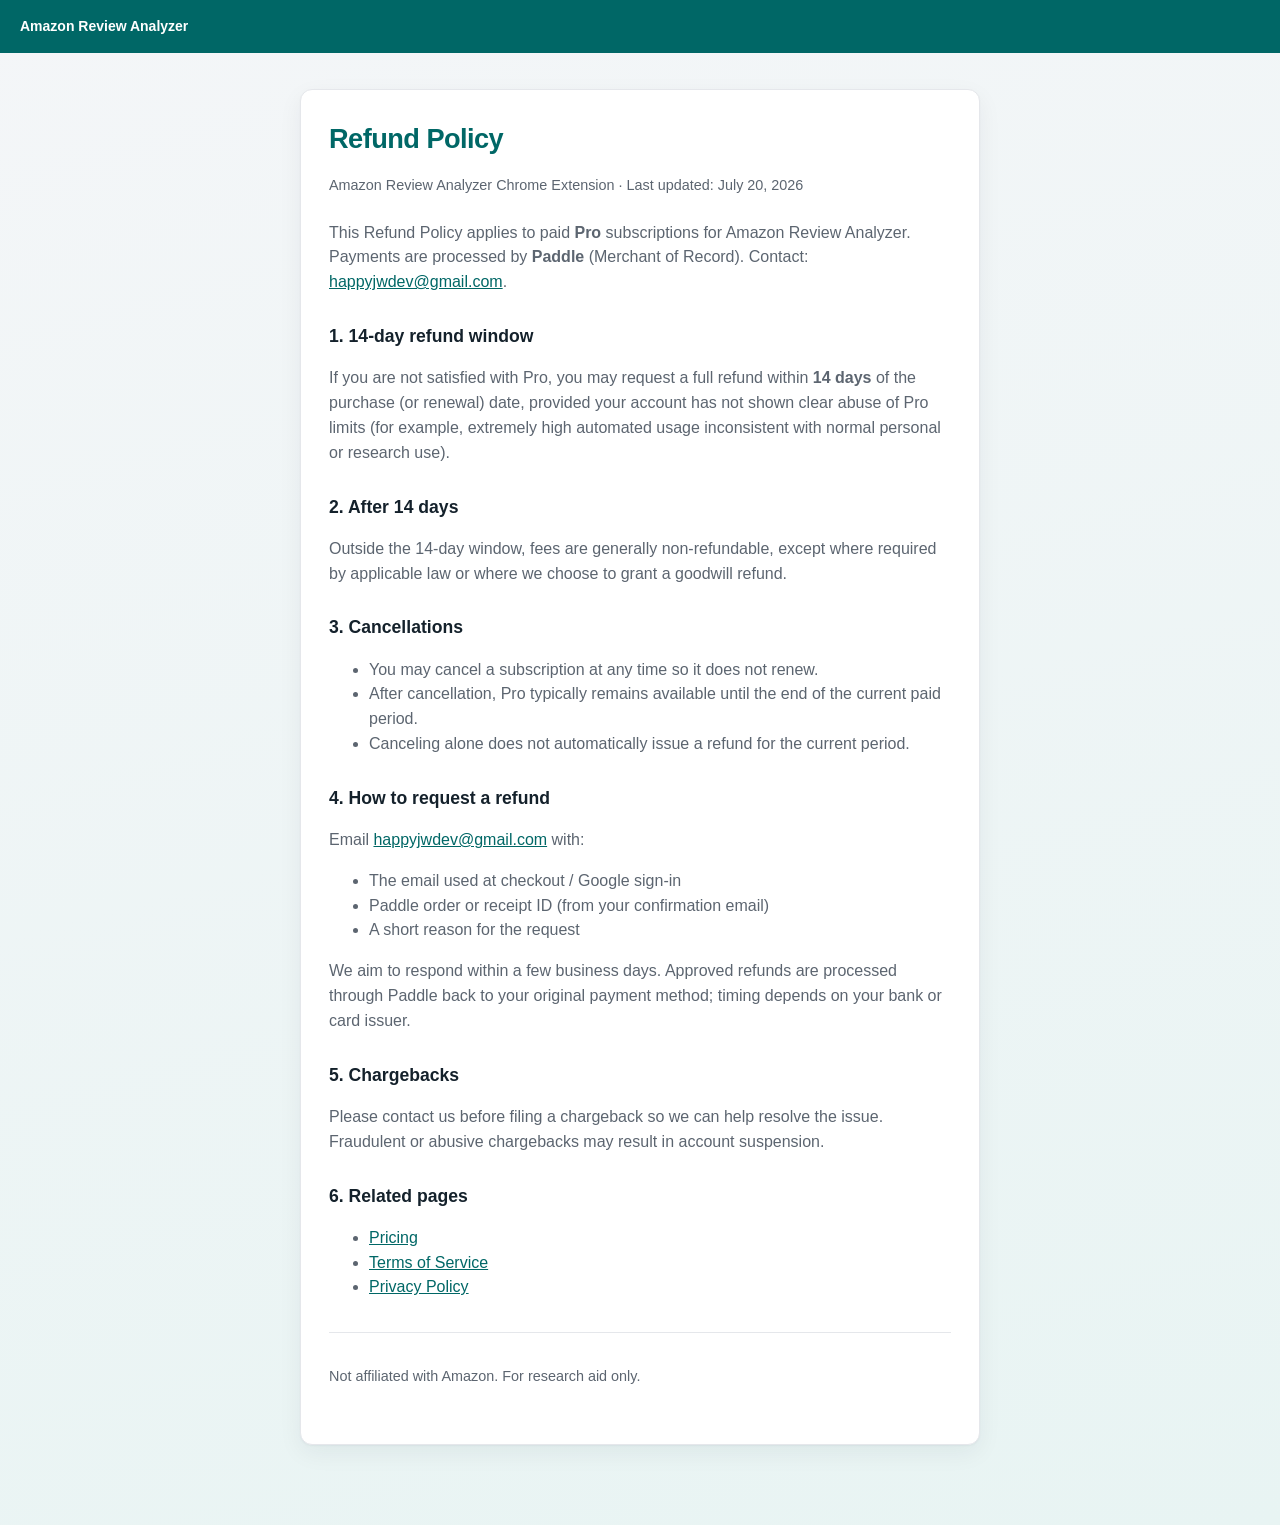
<file: apps/amazon-review-analyzer/refunds.html>
<!DOCTYPE html>
<html lang="en">
<head>
  <meta charset="utf-8" />
  <meta name="viewport" content="width=device-width, initial-scale=1" />
  <title>Refund Policy — Amazon Review Analyzer</title>
  <link rel="stylesheet" href="../../shared/policy.css" />
</head>
<body>
  <header class="site-header">
    <a href="./">Amazon Review Analyzer</a>
  </header>
  <main>
    <div class="card">
      <h1>Refund Policy</h1>
      <p class="meta">Amazon Review Analyzer Chrome Extension · Last updated: July 20, 2026</p>

      <p>
        This Refund Policy applies to paid <strong>Pro</strong> subscriptions for
        Amazon Review Analyzer. Payments are processed by <strong>Paddle</strong>
        (Merchant of Record). Contact:
        <a href="mailto:happyjwdev@gmail.com">happyjwdev@gmail.com</a>.
      </p>

      <h2>1. 14-day refund window</h2>
      <p>
        If you are not satisfied with Pro, you may request a full refund within
        <strong>14 days</strong> of the purchase (or renewal) date, provided your account
        has not shown clear abuse of Pro limits (for example, extremely high automated usage
        inconsistent with normal personal or research use).
      </p>

      <h2>2. After 14 days</h2>
      <p>
        Outside the 14-day window, fees are generally non-refundable, except where required
        by applicable law or where we choose to grant a goodwill refund.
      </p>

      <h2>3. Cancellations</h2>
      <ul>
        <li>You may cancel a subscription at any time so it does not renew.</li>
        <li>After cancellation, Pro typically remains available until the end of the current paid period.</li>
        <li>Canceling alone does not automatically issue a refund for the current period.</li>
      </ul>

      <h2>4. How to request a refund</h2>
      <p>Email <a href="mailto:happyjwdev@gmail.com">happyjwdev@gmail.com</a> with:</p>
      <ul>
        <li>The email used at checkout / Google sign-in</li>
        <li>Paddle order or receipt ID (from your confirmation email)</li>
        <li>A short reason for the request</li>
      </ul>
      <p>
        We aim to respond within a few business days. Approved refunds are processed through
        Paddle back to your original payment method; timing depends on your bank or card issuer.
      </p>

      <h2>5. Chargebacks</h2>
      <p>
        Please contact us before filing a chargeback so we can help resolve the issue.
        Fraudulent or abusive chargebacks may result in account suspension.
      </p>

      <h2>6. Related pages</h2>
      <ul>
        <li><a href="./pricing.html">Pricing</a></li>
        <li><a href="./terms.html">Terms of Service</a></li>
        <li><a href="./">Privacy Policy</a></li>
      </ul>

      <hr />
      <p class="meta">Not affiliated with Amazon. For research aid only.</p>
    </div>
  </main>
</body>
</html>
</file>
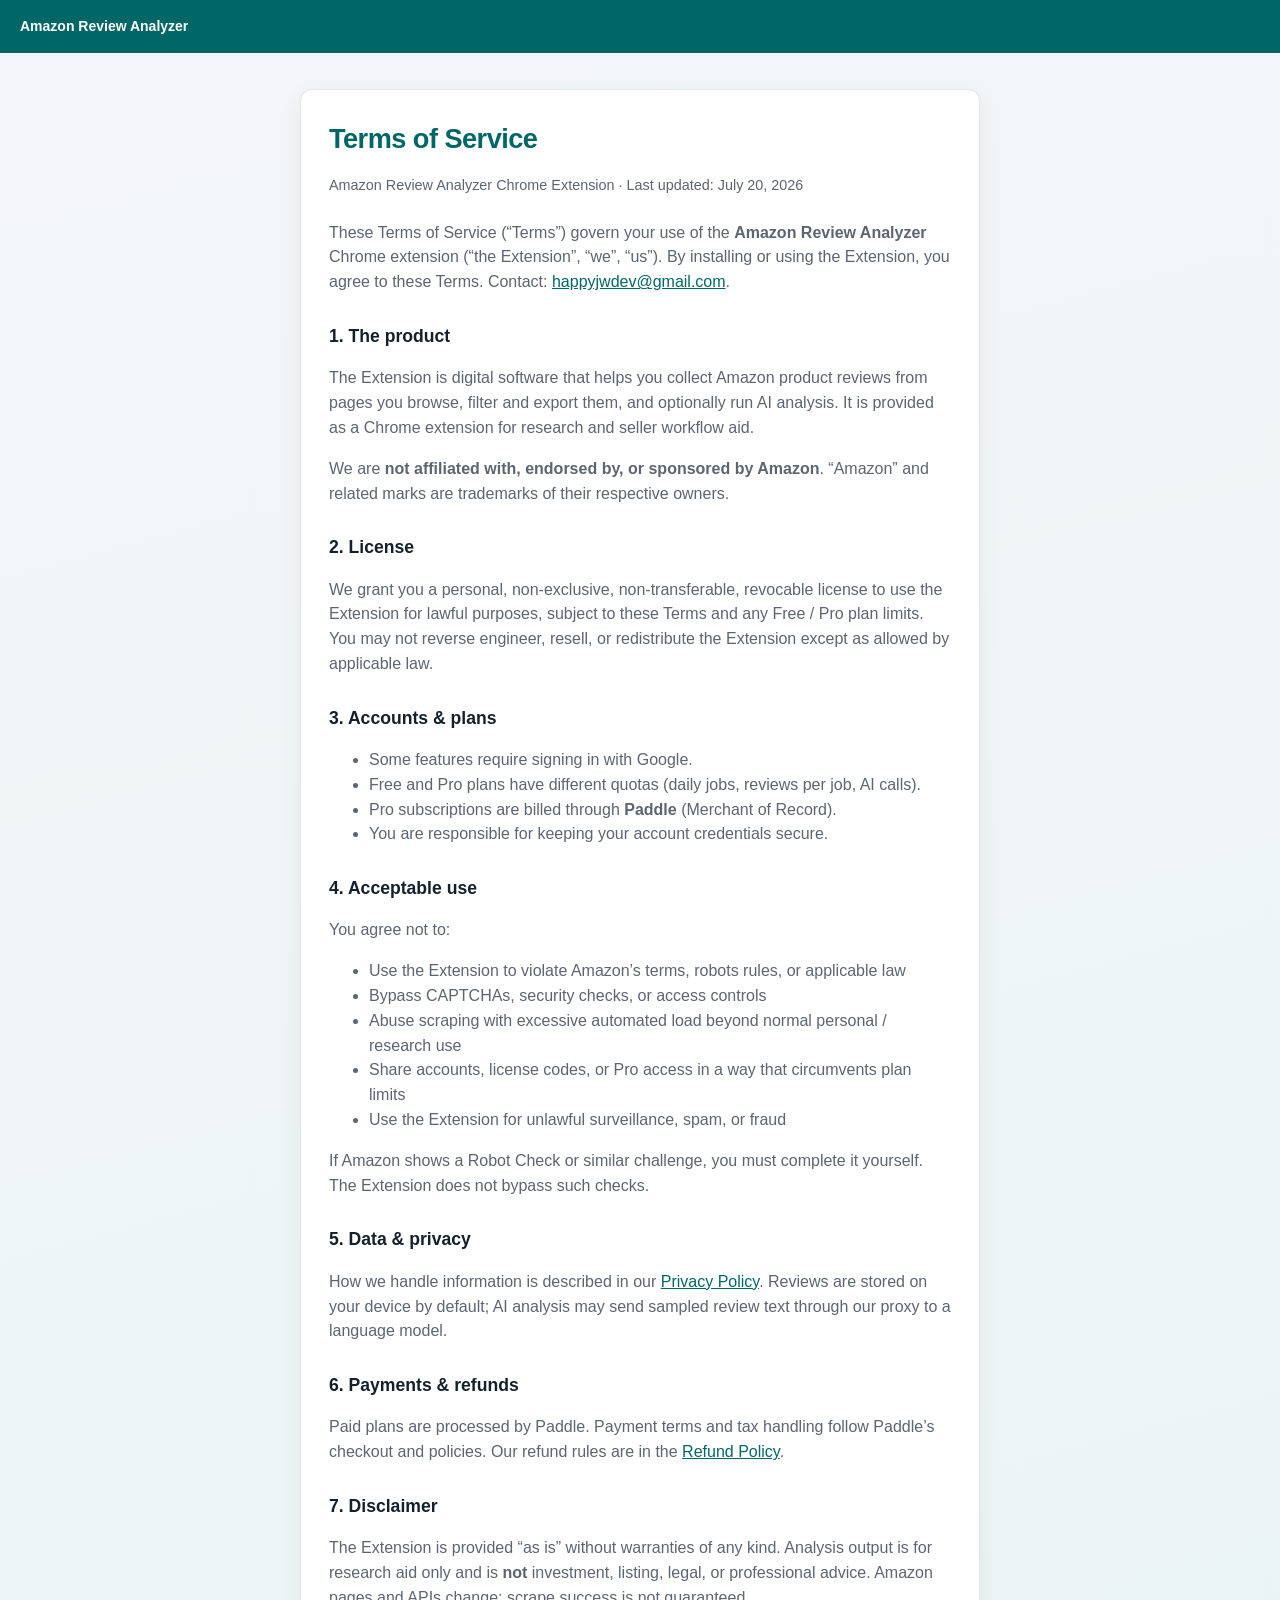
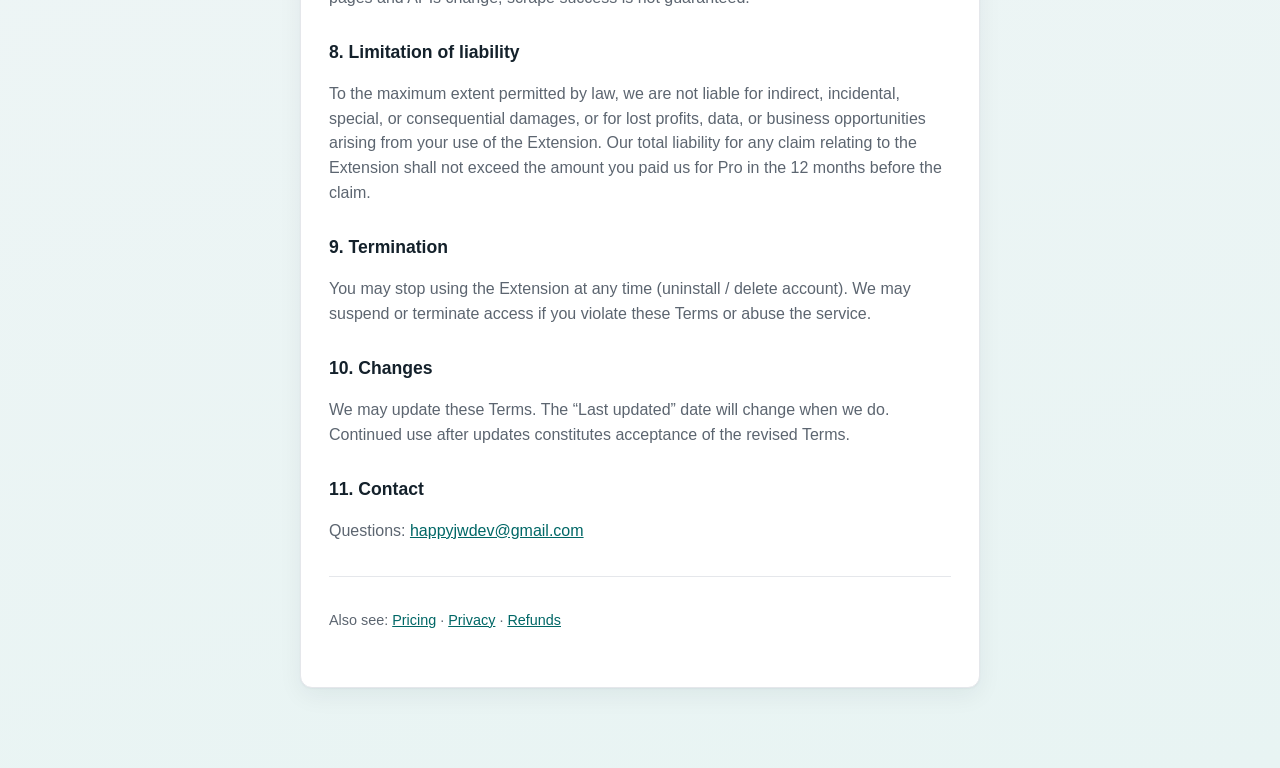
<file: apps/amazon-review-analyzer/terms.html>
<!DOCTYPE html>
<html lang="en">
<head>
  <meta charset="utf-8" />
  <meta name="viewport" content="width=device-width, initial-scale=1" />
  <title>Terms of Service — Amazon Review Analyzer</title>
  <link rel="stylesheet" href="../../shared/policy.css" />
</head>
<body>
  <header class="site-header">
    <a href="./">Amazon Review Analyzer</a>
  </header>
  <main>
    <div class="card">
      <h1>Terms of Service</h1>
      <p class="meta">Amazon Review Analyzer Chrome Extension · Last updated: July 20, 2026</p>

      <p>
        These Terms of Service (“Terms”) govern your use of the
        <strong>Amazon Review Analyzer</strong> Chrome extension (“the Extension”, “we”, “us”).
        By installing or using the Extension, you agree to these Terms.
        Contact: <a href="mailto:happyjwdev@gmail.com">happyjwdev@gmail.com</a>.
      </p>

      <h2>1. The product</h2>
      <p>
        The Extension is digital software that helps you collect Amazon product reviews from pages
        you browse, filter and export them, and optionally run AI analysis. It is provided as a
        Chrome extension for research and seller workflow aid.
      </p>
      <p>
        We are <strong>not affiliated with, endorsed by, or sponsored by Amazon</strong>.
        “Amazon” and related marks are trademarks of their respective owners.
      </p>

      <h2>2. License</h2>
      <p>
        We grant you a personal, non-exclusive, non-transferable, revocable license to use the
        Extension for lawful purposes, subject to these Terms and any Free / Pro plan limits.
        You may not reverse engineer, resell, or redistribute the Extension except as allowed by
        applicable law.
      </p>

      <h2>3. Accounts &amp; plans</h2>
      <ul>
        <li>Some features require signing in with Google.</li>
        <li>Free and Pro plans have different quotas (daily jobs, reviews per job, AI calls).</li>
        <li>Pro subscriptions are billed through <strong>Paddle</strong> (Merchant of Record).</li>
        <li>You are responsible for keeping your account credentials secure.</li>
      </ul>

      <h2>4. Acceptable use</h2>
      <p>You agree not to:</p>
      <ul>
        <li>Use the Extension to violate Amazon’s terms, robots rules, or applicable law</li>
        <li>Bypass CAPTCHAs, security checks, or access controls</li>
        <li>Abuse scraping with excessive automated load beyond normal personal / research use</li>
        <li>Share accounts, license codes, or Pro access in a way that circumvents plan limits</li>
        <li>Use the Extension for unlawful surveillance, spam, or fraud</li>
      </ul>
      <p>
        If Amazon shows a Robot Check or similar challenge, you must complete it yourself.
        The Extension does not bypass such checks.
      </p>

      <h2>5. Data &amp; privacy</h2>
      <p>
        How we handle information is described in our
        <a href="./">Privacy Policy</a>. Reviews are stored on your device by default;
        AI analysis may send sampled review text through our proxy to a language model.
      </p>

      <h2>6. Payments &amp; refunds</h2>
      <p>
        Paid plans are processed by Paddle. Payment terms and tax handling follow Paddle’s
        checkout and policies. Our refund rules are in the
        <a href="./refunds.html">Refund Policy</a>.
      </p>

      <h2>7. Disclaimer</h2>
      <p>
        The Extension is provided “as is” without warranties of any kind. Analysis output is for
        research aid only and is <strong>not</strong> investment, listing, legal, or professional advice.
        Amazon pages and APIs change; scrape success is not guaranteed.
      </p>

      <h2>8. Limitation of liability</h2>
      <p>
        To the maximum extent permitted by law, we are not liable for indirect, incidental,
        special, or consequential damages, or for lost profits, data, or business opportunities
        arising from your use of the Extension. Our total liability for any claim relating to the
        Extension shall not exceed the amount you paid us for Pro in the 12 months before the claim.
      </p>

      <h2>9. Termination</h2>
      <p>
        You may stop using the Extension at any time (uninstall / delete account).
        We may suspend or terminate access if you violate these Terms or abuse the service.
      </p>

      <h2>10. Changes</h2>
      <p>
        We may update these Terms. The “Last updated” date will change when we do.
        Continued use after updates constitutes acceptance of the revised Terms.
      </p>

      <h2>11. Contact</h2>
      <p>
        Questions: <a href="mailto:happyjwdev@gmail.com">happyjwdev@gmail.com</a>
      </p>

      <hr />
      <p class="meta">
        Also see: <a href="./pricing.html">Pricing</a> ·
        <a href="./">Privacy</a> ·
        <a href="./refunds.html">Refunds</a>
      </p>
    </div>
  </main>
</body>
</html>
</file>
<file: shared/policy.css>
:root {
  --bg: #f4f6f8;
  --ink: #14212b;
  --muted: #5c6570;
  --accent: #006766;
  --line: #e5e7eb;
  --card: #ffffff;
}

* { box-sizing: border-box; }

body {
  margin: 0;
  font-family: "Segoe UI", "Helvetica Neue", sans-serif;
  background: linear-gradient(165deg, var(--bg), #e8f4f3);
  color: var(--ink);
  line-height: 1.55;
  -webkit-font-smoothing: antialiased;
}

.site-header {
  background: var(--accent);
  color: #fff;
  padding: 14px 20px;
}

.site-header a {
  color: #fff;
  text-decoration: none;
  font-weight: 650;
  font-size: 14px;
}

.site-header a:hover {
  text-decoration: underline;
}

main {
  max-width: 720px;
  margin: 0 auto;
  padding: 36px 20px 80px;
}

.card {
  background: var(--card);
  border: 1px solid var(--line);
  border-radius: 12px;
  padding: 28px 28px 32px;
  box-shadow: 0 1px 2px rgba(20, 33, 43, 0.04), 0 8px 24px rgba(20, 33, 43, 0.06);
}

h1 {
  font-size: 1.7rem;
  margin: 0 0 8px;
  color: var(--accent);
  letter-spacing: -0.02em;
}

h2 {
  font-size: 1.1rem;
  margin-top: 1.75rem;
  color: var(--ink);
}

p, li { color: var(--muted); }

.meta {
  font-size: 0.9rem;
  color: var(--muted);
  margin-bottom: 1.5rem;
}

a { color: var(--accent); }

hr {
  border: 0;
  border-top: 1px solid var(--line);
  margin: 2rem 0;
}

code {
  font-size: 0.9em;
  background: #eef3f3;
  padding: 0.1em 0.35em;
  border-radius: 4px;
}

.app-list {
  list-style: none;
  margin: 0;
  padding: 0;
  display: flex;
  flex-direction: column;
  gap: 10px;
}

.app-list a {
  display: block;
  padding: 14px 16px;
  border: 1px solid var(--line);
  border-radius: 10px;
  background: var(--card);
  text-decoration: none;
  color: var(--ink);
  font-weight: 600;
}

.app-list a:hover {
  border-color: color-mix(in srgb, var(--accent) 45%, var(--line));
}

.app-list span {
  display: block;
  margin-top: 4px;
  font-size: 12px;
  font-weight: 400;
  color: var(--muted);
}
</file>
